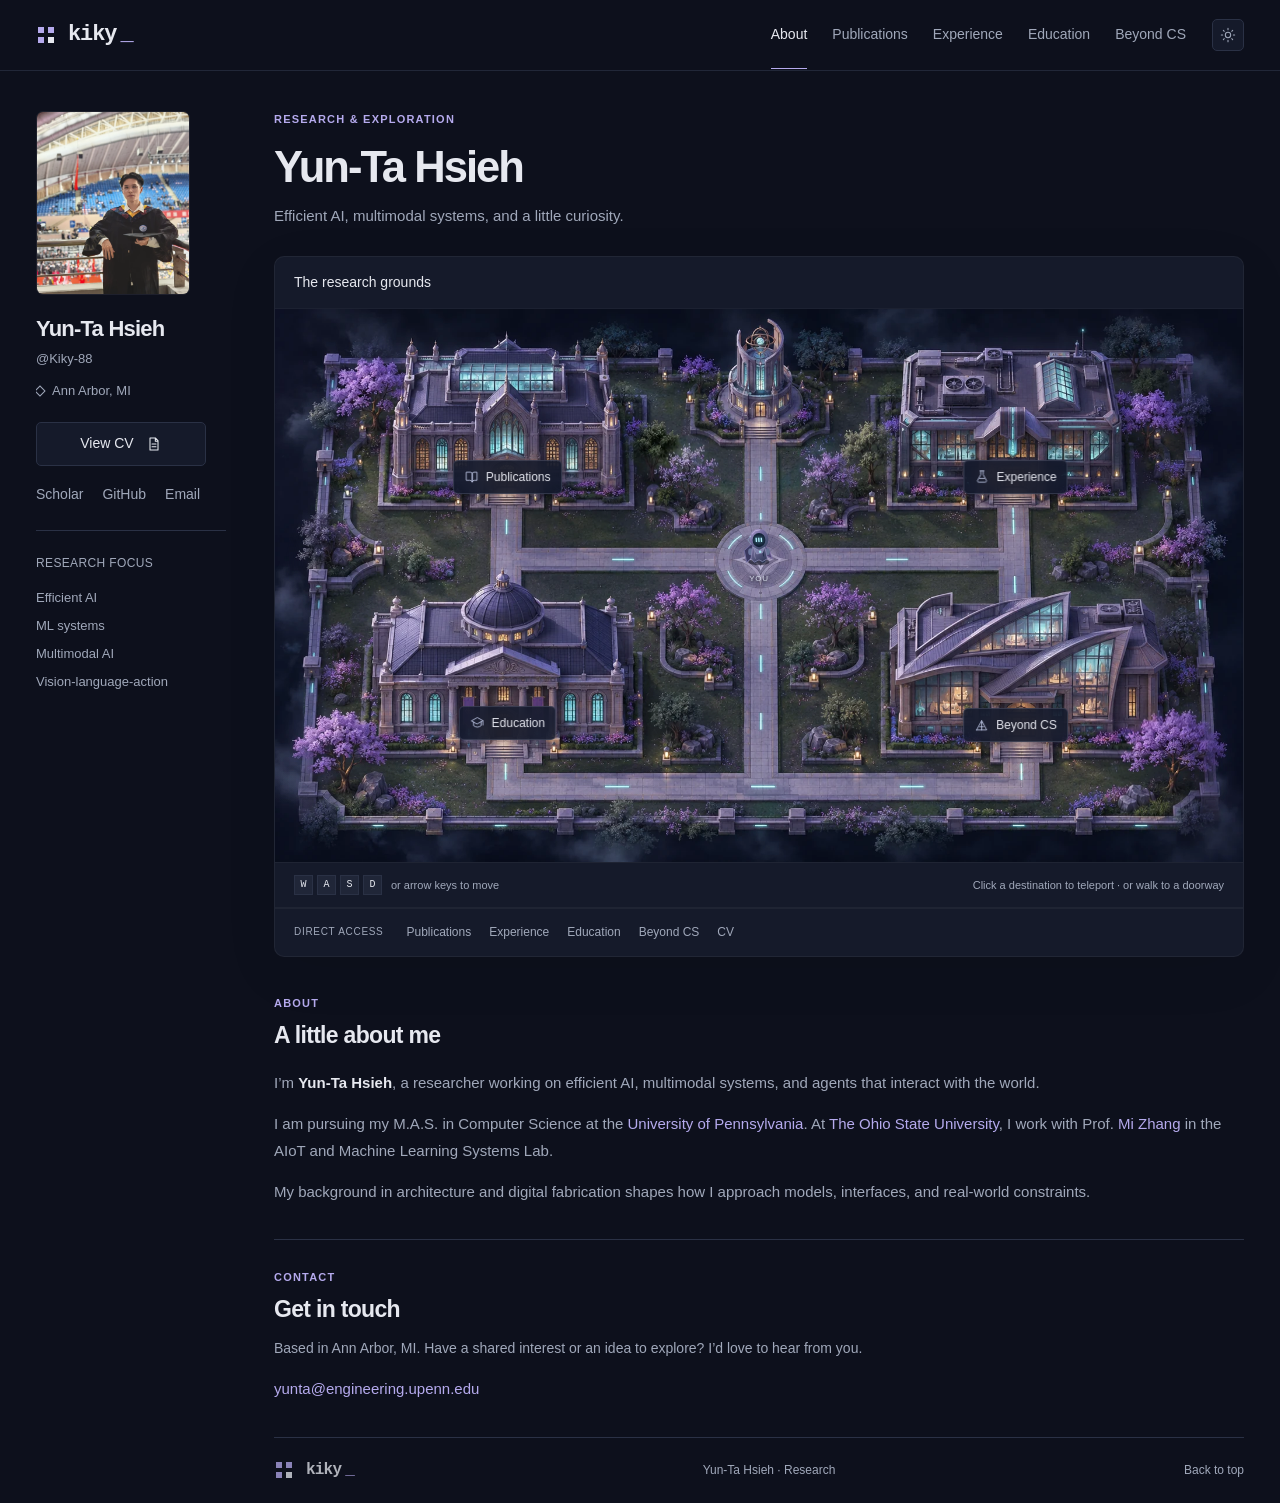
<file: index.html>
<!DOCTYPE html>
<html lang="en" data-theme="dark">
<head>
  <meta charset="UTF-8" />
  <meta name="viewport" content="width=device-width, initial-scale=1" />
  <meta name="author" content="Yun-Ta Hsieh" />
  <meta name="description" content="Yun-Ta Hsieh — researching efficient AI, ML systems, multimodal AI, and vision-language-action models." />
  <meta name="theme-color" content="#0d1020" />
  <title>About · Yun-Ta Hsieh</title>
  <link rel="stylesheet" href="styles.css?v=20261123-clean1" />
  <link rel="icon" type="image/svg+xml" href="images/favicon.svg" />
  <link rel="preload" as="image" href="images/campus-night-v2.webp" fetchpriority="high" />
  <script>try{document.documentElement.dataset.theme=localStorage.getItem('homepage-theme')==='light'?'light':'dark'}catch(e){}</script>
</head>
<body id="top" class="world-page">
  <a class="skip-link" href="#main">Skip to content</a>
  <header class="site-header">
    <div class="site-header-inner">
      <a class="brand" href="index.html?v=20261123-clean1" aria-label="Kiky home"><svg class="brand-mark" viewBox="0 0 20 20" aria-hidden="true"><path d="M2 2h6v6H2zm10 0h6v6h-6zM2 12h6v6H2z"/><path class="mark-lime" d="M12 12h6v6h-6z"/></svg> kiky<span class="brand-dot">_</span></a>
      <nav class="site-nav" aria-label="Primary navigation">
        <a class="nav-link active" href="index.html?v=20261123-clean1" aria-current="page">About</a>
        <a class="nav-link" href="publications.html?v=20261123-clean1">Publications</a>
        <a class="nav-link" href="experience.html?v=20261123-clean1">Experience</a>
        <a class="nav-link" href="education.html?v=20261123-clean1">Education</a>
        <a class="nav-link" href="beyond.html?v=20261123-clean1">Beyond CS</a>
      </nav>
      <button class="theme-toggle" type="button" aria-label="Switch to light mode" aria-pressed="true"><svg class="theme-icon-moon" viewBox="0 0 24 24" aria-hidden="true"><path d="M20.5 14.5A8.5 8.5 0 0 1 9.5 3.5 7 7 0 1 0 20.5 14.5Z"/></svg><svg class="theme-icon-sun" viewBox="0 0 24 24" aria-hidden="true"><circle cx="12" cy="12" r="4"/><path d="M12 2v2m0 16v2M2 12h2m16 0h2M5 5l1.4 1.4m11.2 11.2L19 19M5 19l1.4-1.4M17.6 6.4 19 5"/></svg></button>
    </div>
  </header>
  <main id="main" class="container">
    <aside class="profile-panel" aria-label="Researcher profile" >
      <div class="panel-label"><span class="pixel-symbol" aria-hidden="true"></span> RESEARCHER PROFILE</div>
      <figure class="portrait"><img src="images/profile.webp" alt="Yun-Ta Hsieh" width="240" height="270" fetchpriority="high"/></figure>
      <div class="profile-info"><h2>Yun-Ta Hsieh</h2><p class="profile-handle">@Kiky-88</p><p class="profile-location">Ann Arbor, MI</p>
      <a class="button button-primary" href="images/Yunta_Hsieh_CV.pdf" target="_blank" rel="noreferrer">View CV <svg viewBox="0 0 24 24" aria-hidden="true"><path d="M6 3h8l4 4v14H6zM14 3v5h4M9 12h6m-6 4h6"/></svg></a>
      <div class="profile-links"><a href="https://scholar.google.com/citations?user=X45ixKAAAAAJ&amp;hl=en" target="_blank" rel="noreferrer">Scholar</a><a href="https://github.com/Kiky-88" target="_blank" rel="noreferrer">GitHub</a><a href="mailto:yunta@engineering.upenn.edu">Email</a></div>
      <div class="profile-interests"><h3>RESEARCH FOCUS</h3><ul><li>Efficient AI</li><li>ML systems</li><li>Multimodal AI</li><li>Vision-language-action</li></ul></div></div>
    </aside>
    <div class="main-content">
    <section class="intro-section" id="about" aria-labelledby="hero-title">
      <div class="intro-topline"><span class="eyebrow">RESEARCH &amp; EXPLORATION</span><span class="terminal-tag" aria-hidden="true"></span></div>
      <h1 id="hero-title">Yun-Ta Hsieh</h1><p class="world-subtitle">Efficient AI, multimodal systems, and a little curiosity.</p>


    </section>

    <section class="research-world" aria-labelledby="world-title">
      <div class="world-bar"><h2 id="world-title">The research grounds</h2></div>
      <div class="world-stage">
        <img class="world-art" src="images/campus-night-v2.webp" alt="A miniature night-time campus with four illuminated buildings, violet gardens, and connected stone paths." width="1659" height="948" fetchpriority="high" decoding="async" />
        <div class="foliage-layer" aria-hidden="true"><span class="foliage-patch" style="left:4%;top:5%;width:14%;height:23%;background-size:714.28571% 434.78261%;background-position:4.65116% 6.49351%;--wind-delay:0s;--wind-duration:6.8s"></span><span class="foliage-patch" style="left:85%;top:5%;width:12%;height:23%;background-size:833.33333% 434.78261%;background-position:96.59091% 6.49351%;--wind-delay:-2s;--wind-duration:7.5s"></span><span class="foliage-patch" style="left:1%;top:34%;width:12%;height:24%;background-size:833.33333% 416.66667%;background-position:1.13636% 44.73684%;--wind-delay:-4s;--wind-duration:8.2s"></span><span class="foliage-patch" style="left:4%;top:69%;width:14%;height:25%;background-size:714.28571% 400.00000%;background-position:4.65116% 92.00000%;--wind-delay:-1s;--wind-duration:7.3s"></span><span class="foliage-patch" style="left:85%;top:70%;width:14%;height:25%;background-size:714.28571% 400.00000%;background-position:98.83721% 93.33333%;--wind-delay:-3s;--wind-duration:8.4s"></span><span class="foliage-patch" style="left:37%;top:21%;width:11%;height:23%;background-size:909.09091% 434.78261%;background-position:41.57303% 27.27273%;--wind-delay:-5s;--wind-duration:7.8s"></span><span class="foliage-patch" style="left:54%;top:21%;width:11%;height:22%;background-size:909.09091% 454.54545%;background-position:60.67416% 26.92308%;--wind-delay:-2.5s;--wind-duration:8.6s"></span><span class="foliage-patch" style="left:35%;top:51%;width:14%;height:29%;background-size:714.28571% 344.82759%;background-position:40.69767% 71.83099%;--wind-delay:-4.5s;--wind-duration:9.2s"></span><span class="foliage-patch" style="left:53%;top:51%;width:14%;height:29%;background-size:714.28571% 344.82759%;background-position:61.62791% 71.83099%;--wind-delay:-1.5s;--wind-duration:8.8s"></span></div>
        <canvas class="atmosphere-canvas" aria-hidden="true"></canvas>
        <canvas id="research-map" width="980" height="560" tabindex="0" aria-label="Interactive research campus. Use WASD or arrow keys to move. Choose a labeled destination or use the links below."></canvas>
        <nav class="world-portals" aria-label="Map destinations">
          <button class="world-portal" type="button" data-place="publications" style="--x:24%;--y:21%" aria-label="Enter Publications"><span class="portal-label"><svg viewBox="0 0 24 24" aria-hidden="true"><path d="M4 5h6a3 3 0 0 1 3 3v13a4 4 0 0 0-4-3H4zM20 5h-4a3 3 0 0 0-3 3v13a4 4 0 0 1 4-3h3z"/></svg><span>Publications</span></span></button>
          <button class="world-portal" type="button" data-place="experience" style="--x:76.5%;--y:21%" aria-label="Enter Experience"><span class="portal-label"><svg viewBox="0 0 24 24" aria-hidden="true"><path d="M9 3h6M10 3v6l-5 9a2 2 0 0 0 2 3h10a2 2 0 0 0 2-3l-5-9V3M8 15h8"/></svg><span>Experience</span></span></button>
          <button class="world-portal" type="button" data-place="education" style="--x:24%;--y:65.5%" aria-label="Enter Education"><span class="portal-label"><svg viewBox="0 0 24 24" aria-hidden="true"><path d="m3 9 9-5 9 5-9 5zM6 11v6c4 3 8 3 12 0v-6M21 9v7"/></svg><span>Education</span></span></button>
          <button class="world-portal" type="button" data-place="beyond" style="--x:76.5%;--y:66%" aria-label="Enter Beyond CS"><span class="portal-label"><svg viewBox="0 0 24 24" aria-hidden="true"><path d="m4 19 8-15 8 15H4zM9 14h6M12 4v15"/></svg><span>Beyond CS</span></span></button>
        </nav>
        <span class="world-spawn-label" aria-hidden="true">YOU</span>
      </div>
      <div class="world-controls"><p><kbd>W</kbd><kbd>A</kbd><kbd>S</kbd><kbd>D</kbd><span>or arrow keys to move</span></p><p><span class="desktop-world-hint">Click a destination to teleport &middot; or walk to a doorway</span><span class="touch-world-hint">Tap any building to enter.</span></p></div>

      <nav class="world-fast-travel" aria-label="Direct page links"><span>DIRECT ACCESS</span><a href="publications.html?v=20261123-clean1">Publications</a><a href="experience.html?v=20261123-clean1">Experience</a><a href="education.html?v=20261123-clean1">Education</a><a href="beyond.html?v=20261123-clean1">Beyond CS</a><a href="images/Yunta_Hsieh_CV.pdf" target="_blank" rel="noreferrer">CV</a></nav>
    </section>
    <section class="about-brief" aria-labelledby="about-brief-title"><p class="eyebrow">ABOUT</p><h2 id="about-brief-title">A little about me</h2><div class="intro-copy"><p>I’m <strong>Yun-Ta Hsieh</strong>, a researcher working on efficient AI, multimodal systems, and agents that interact with the world.</p><p>I am pursuing my M.A.S. in Computer Science at the <a href="https://www.upenn.edu/" target="_blank" rel="noreferrer">University of Pennsylvania</a>. At <a href="https://www.osu.edu/" target="_blank" rel="noreferrer">The Ohio State University</a>, I work with Prof. <a href="https://mi-zhang.github.io/" target="_blank" rel="noreferrer">Mi Zhang</a> in the AIoT and Machine Learning Systems Lab.</p><p>My background in architecture and digital fabrication shapes how I approach models, interfaces, and real-world constraints.</p></div></section>
    <section class="contact-section" id="contact" aria-labelledby="contact-title"><div><p class="eyebrow">CONTACT</p><h2 id="contact-title">Get in touch</h2><p>Based in Ann Arbor, MI. Have a shared interest or an idea to explore? I’d love to hear from you.</p><a class="contact-email" href="mailto:yunta@engineering.upenn.edu">yunta@engineering.upenn.edu</a></div></section>
    <footer><a class="brand" href="index.html?v=20261123-clean1"><svg class="brand-mark" viewBox="0 0 20 20" aria-hidden="true"><path d="M2 2h6v6H2zm10 0h6v6h-6zM2 12h6v6H2z"/><path class="mark-lime" d="M12 12h6v6h-6z"/></svg> kiky<span class="brand-dot">_</span></a><p>Yun-Ta Hsieh · Research</p><a href="#top" data-back-to-top>Back to top</a></footer>
    </div>
  </main>
  <script src="script.js?v=20261123-clean1"></script>
  <script src="world-engine.js?v=20261123-clean1"></script>
  <script src="world.js?v=20261123-clean1"></script>
  <script src="atmosphere.js?v=20261123-clean1"></script>
</body>
</html>
</file>
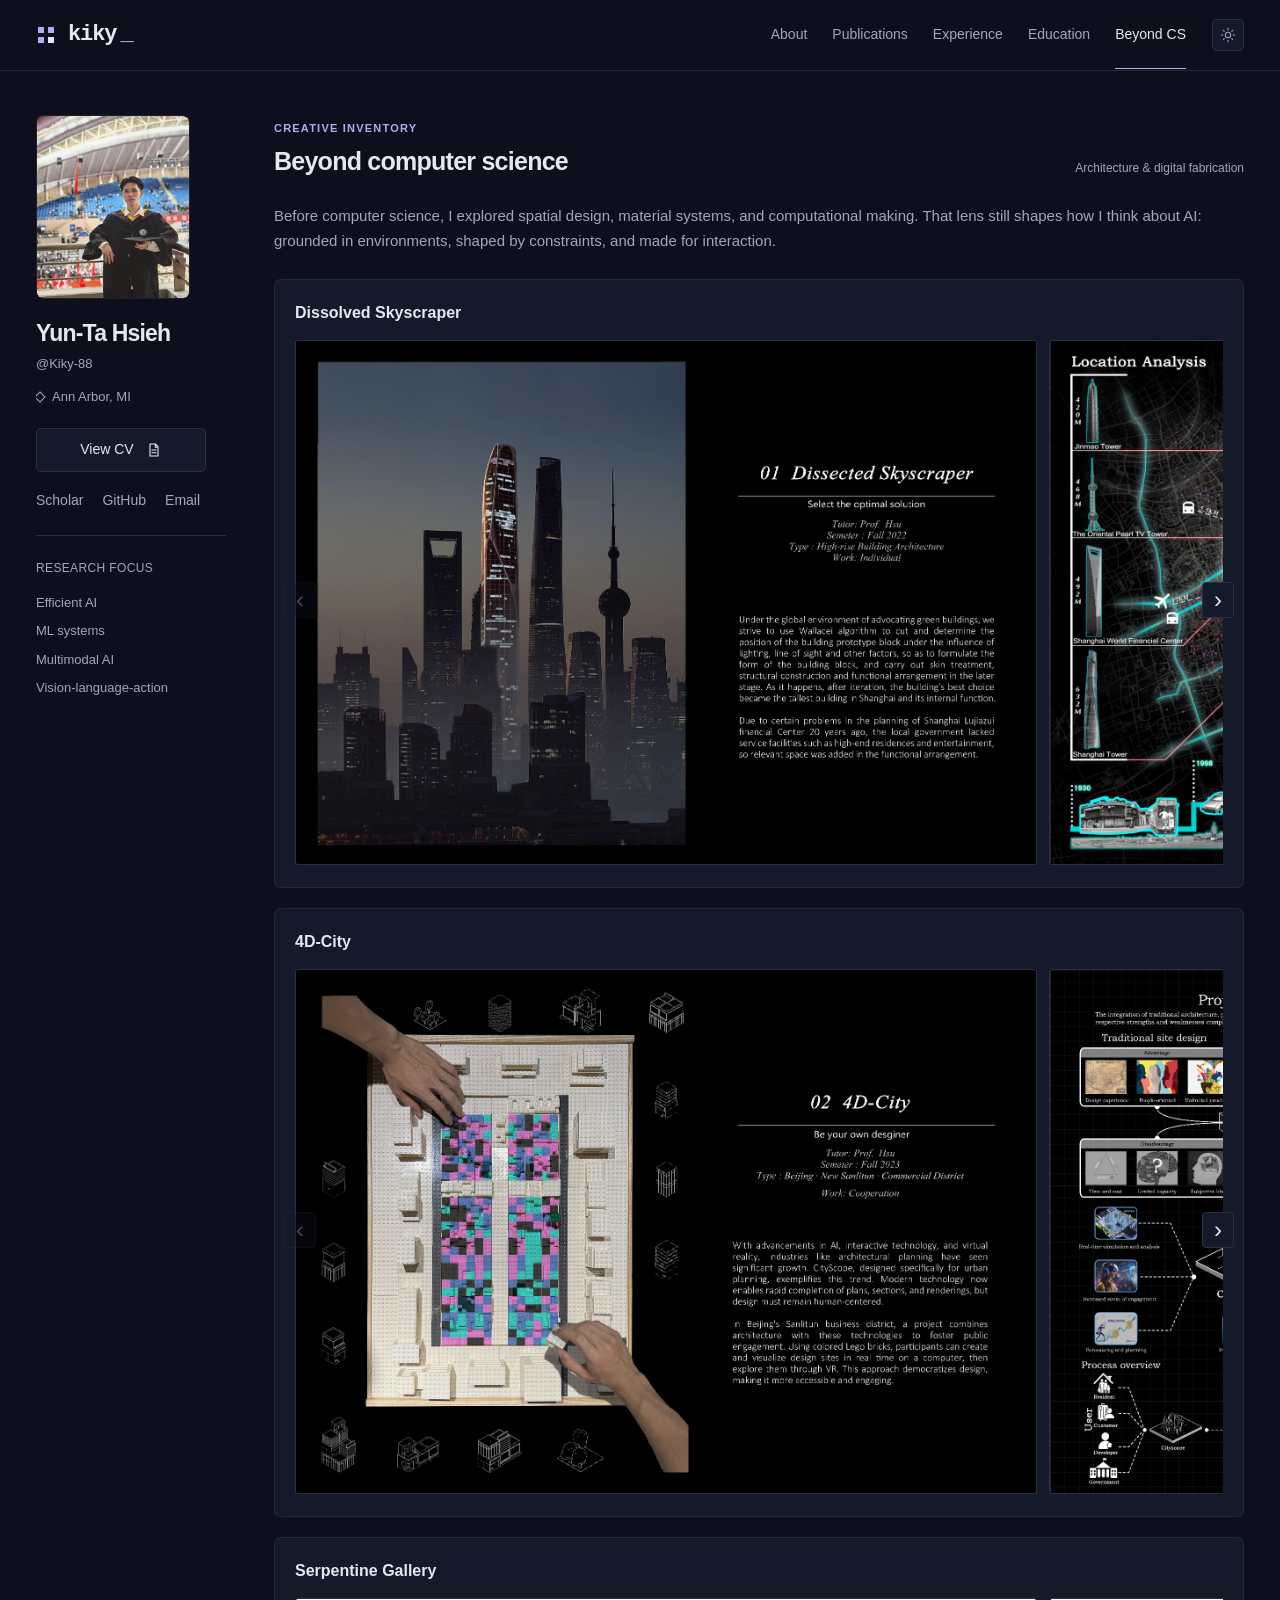
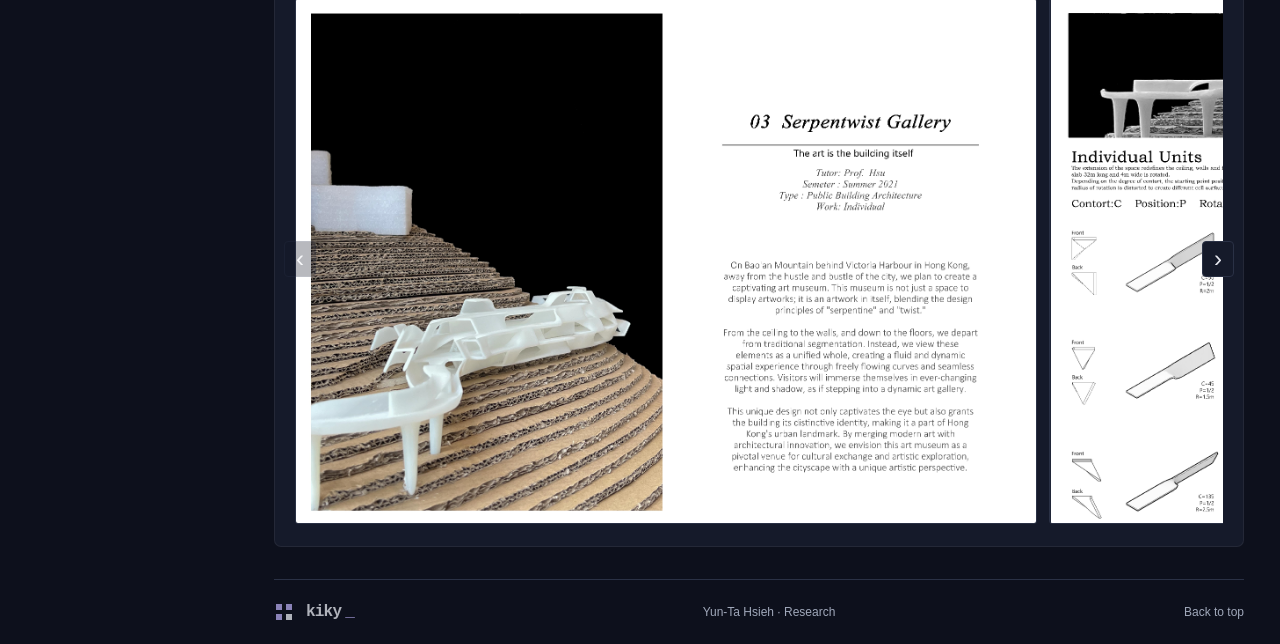
<file: beyond.html>
<!DOCTYPE html>
<html lang="en" data-theme="dark">
<head>
  <meta charset="UTF-8" />
  <meta name="viewport" content="width=device-width, initial-scale=1" />
  <meta name="author" content="Yun-Ta Hsieh" />
  <meta name="description" content="Yun-Ta Hsieh — researching efficient AI, ML systems, multimodal AI, and vision-language-action models." />
  <meta name="theme-color" content="#0d1020" />
  <title>Beyond CS · Yun-Ta Hsieh</title>
  <link rel="stylesheet" href="styles.css?v=20261123-clean1" />
  <link rel="icon" type="image/svg+xml" href="images/favicon.svg" />
  <script>try{document.documentElement.dataset.theme=localStorage.getItem('homepage-theme')==='light'?'light':'dark'}catch(e){}</script>
</head>
<body id="top">
  <a class="skip-link" href="#main">Skip to content</a>
  <header class="site-header">
    <div class="site-header-inner">
      <a class="brand" href="index.html?v=20261123-clean1" aria-label="Kiky home"><svg class="brand-mark" viewBox="0 0 20 20" aria-hidden="true"><path d="M2 2h6v6H2zm10 0h6v6h-6zM2 12h6v6H2z"/><path class="mark-lime" d="M12 12h6v6h-6z"/></svg> kiky<span class="brand-dot">_</span></a>
      <nav class="site-nav" aria-label="Primary navigation">
        <a class="nav-link" href="index.html?v=20261123-clean1">About</a>
        <a class="nav-link" href="publications.html?v=20261123-clean1">Publications</a>
        <a class="nav-link" href="experience.html?v=20261123-clean1">Experience</a>
        <a class="nav-link" href="education.html?v=20261123-clean1">Education</a>
        <a class="nav-link active" href="beyond.html?v=20261123-clean1" aria-current="page">Beyond CS</a>
      </nav>
      <button class="theme-toggle" type="button" aria-label="Switch to light mode" aria-pressed="true"><svg class="theme-icon-moon" viewBox="0 0 24 24" aria-hidden="true"><path d="M20.5 14.5A8.5 8.5 0 0 1 9.5 3.5 7 7 0 1 0 20.5 14.5Z"/></svg><svg class="theme-icon-sun" viewBox="0 0 24 24" aria-hidden="true"><circle cx="12" cy="12" r="4"/><path d="M12 2v2m0 16v2M2 12h2m16 0h2M5 5l1.4 1.4m11.2 11.2L19 19M5 19l1.4-1.4M17.6 6.4 19 5"/></svg></button>
    </div>
  </header>
  <main id="main" class="container">
    <aside class="profile-panel" aria-label="Researcher profile" >
      <div class="panel-label"><span class="pixel-symbol" aria-hidden="true"></span> RESEARCHER PROFILE</div>
      <figure class="portrait"><img src="images/profile.webp" alt="Yun-Ta Hsieh" width="240" height="270" fetchpriority="high"/></figure>
      <div class="profile-info"><h2>Yun-Ta Hsieh</h2><p class="profile-handle">@Kiky-88</p><p class="profile-location">Ann Arbor, MI</p>
      <a class="button button-primary" href="images/Yunta_Hsieh_CV.pdf" target="_blank" rel="noreferrer">View CV <svg viewBox="0 0 24 24" aria-hidden="true"><path d="M6 3h8l4 4v14H6zM14 3v5h4M9 12h6m-6 4h6"/></svg></a>
      <div class="profile-links"><a href="https://scholar.google.com/citations?user=X45ixKAAAAAJ&amp;hl=en" target="_blank" rel="noreferrer">Scholar</a><a href="https://github.com/Kiky-88" target="_blank" rel="noreferrer">GitHub</a><a href="mailto:yunta@engineering.upenn.edu">Email</a></div>
      <div class="profile-interests"><h3>RESEARCH FOCUS</h3><ul><li>Efficient AI</li><li>ML systems</li><li>Multimodal AI</li><li>Vision-language-action</li></ul></div></div>
    </aside>
    <div class="main-content">
    <section class="section beyond-section" id="beyond" aria-labelledby="beyond-title"><div class="section-top"><div><p class="eyebrow">CREATIVE INVENTORY</p><h1 class="page-title" id="beyond-title">Beyond computer science</h1></div><span class="section-aside">Architecture & digital fabrication</span></div><p class="beyond-intro">Before computer science, I explored spatial design, material systems, and computational making. That lens still shapes how I think about AI: grounded in environments, shaped by constraints, and made for interaction.</p><div class="project-list"><section class="project-row" aria-labelledby="project-dissolved-title">
                            <div class="project-meta">
                              <h3 id="project-dissolved-title">Dissolved Skyscraper</h3>
                            </div>
                            <div class="project-gallery">
                              <button class="gallery-arrow gallery-arrow-left" type="button" aria-label="Scroll Dissolved Skyscraper left"><span aria-hidden="true">‹</span></button>
                              <div class="project-strip" aria-label="Dissolved Skyscraper slides">
                                <button class="project-slide" type="button">
                                  <img src="images/beforecs/Project1/Portfolio-HSIEH_03.png" alt="Dissolved Skyscraper page 1" loading="lazy" />
                                </button>
                                <button class="project-slide" type="button">
                                  <img src="images/beforecs/Project1/Portfolio-HSIEH_04.png" alt="Dissolved Skyscraper page 2" loading="lazy" />
                                </button>
                                <button class="project-slide" type="button">
                                  <img src="images/beforecs/Project1/Portfolio-HSIEH_05.png" alt="Dissolved Skyscraper page 3" loading="lazy" />
                                </button>
                                <button class="project-slide" type="button">
                                  <img src="images/beforecs/Project1/Portfolio-HSIEH_06.png" alt="Dissolved Skyscraper page 4" loading="lazy" />
                                </button>
                                <button class="project-slide" type="button">
                                  <img src="images/beforecs/Project1/Portfolio-HSIEH_07.png" alt="Dissolved Skyscraper page 5" loading="lazy" />
                                </button>
                                <button class="project-slide" type="button">
                                  <img src="images/beforecs/Project1/Portfolio-HSIEH_08.png" alt="Dissolved Skyscraper page 6" loading="lazy" />
                                </button>
                              </div>
                              <button class="gallery-arrow gallery-arrow-right" type="button" aria-label="Scroll Dissolved Skyscraper right"><span aria-hidden="true">›</span></button>
                            </div>
                          </section><section class="project-row" aria-labelledby="project-4d-title">
                            <div class="project-meta">
                              <h3 id="project-4d-title">4D-City</h3>
                            </div>
                            <div class="project-gallery">
                              <button class="gallery-arrow gallery-arrow-left" type="button" aria-label="Scroll 4D-City left"><span aria-hidden="true">‹</span></button>
                              <div class="project-strip" aria-label="4D-City slides">
                                <button class="project-slide" type="button">
                                  <img src="images/beforecs/Project2/Portfolio-HSIEH_09.png" alt="4D-City page 1" loading="lazy" />
                                </button>
                                <button class="project-slide" type="button">
                                  <img src="images/beforecs/Project2/Portfolio-HSIEH_10.png" alt="4D-City page 2" loading="lazy" />
                                </button>
                                <button class="project-slide" type="button">
                                  <img src="images/beforecs/Project2/Portfolio-HSIEH_11.png" alt="4D-City page 3" loading="lazy" />
                                </button>
                                <button class="project-slide" type="button">
                                  <img src="images/beforecs/Project2/Portfolio-HSIEH_12.png" alt="4D-City page 4" loading="lazy" />
                                </button>
                                <button class="project-slide" type="button">
                                  <img src="images/beforecs/Project2/Portfolio-HSIEH_13.png" alt="4D-City page 5" loading="lazy" />
                                </button>
                                <button class="project-slide" type="button">
                                  <img src="images/beforecs/Project2/Portfolio-HSIEH_14.png" alt="4D-City page 6" loading="lazy" />
                                </button>
                                <button class="project-slide" type="button">
                                  <img src="images/beforecs/Project2/Portfolio-HSIEH_15.png" alt="4D-City page 7" loading="lazy" />
                                </button>
                                <button class="project-slide" type="button">
                                  <img src="images/beforecs/Project2/Portfolio-HSIEH_16.png" alt="4D-City page 8" loading="lazy" />
                                </button>
                              </div>
                              <button class="gallery-arrow gallery-arrow-right" type="button" aria-label="Scroll 4D-City right"><span aria-hidden="true">›</span></button>
                            </div>
                          </section><section class="project-row" aria-labelledby="project-serpentine-title">
                            <div class="project-meta">
                              <h3 id="project-serpentine-title">Serpentine Gallery</h3>
                            </div>
                            <div class="project-gallery">
                              <button class="gallery-arrow gallery-arrow-left" type="button" aria-label="Scroll Serpentine Gallery left"><span aria-hidden="true">‹</span></button>
                              <div class="project-strip" aria-label="Serpentine Gallery slides">
                                <button class="project-slide" type="button">
                                  <img src="images/beforecs/Project3/Portfolio-HSIEH_17.png" alt="Serpentine Gallery page 1" loading="lazy" />
                                </button>
                                <button class="project-slide" type="button">
                                  <img src="images/beforecs/Project3/Portfolio-HSIEH_18.png" alt="Serpentine Gallery page 2" loading="lazy" />
                                </button>
                                <button class="project-slide" type="button">
                                  <img src="images/beforecs/Project3/Portfolio-HSIEH_19.png" alt="Serpentine Gallery page 3" loading="lazy" />
                                </button>
                                <button class="project-slide" type="button">
                                  <img src="images/beforecs/Project3/Portfolio-HSIEH_20.png" alt="Serpentine Gallery page 4" loading="lazy" />
                                </button>
                                <button class="project-slide" type="button">
                                  <img src="images/beforecs/Project3/Portfolio-HSIEH_21.png" alt="Serpentine Gallery page 5" loading="lazy" />
                                </button>
                              </div>
                              <button class="gallery-arrow gallery-arrow-right" type="button" aria-label="Scroll Serpentine Gallery right"><span aria-hidden="true">›</span></button>
                            </div>
                          </section></div></section>
    <footer><a class="brand" href="index.html?v=20261123-clean1"><svg class="brand-mark" viewBox="0 0 20 20" aria-hidden="true"><path d="M2 2h6v6H2zm10 0h6v6h-6zM2 12h6v6H2z"/><path class="mark-lime" d="M12 12h6v6h-6z"/></svg> kiky<span class="brand-dot">_</span></a><p>Yun-Ta Hsieh · Research</p><a href="#top" data-back-to-top>Back to top</a></footer>
    </div>
  </main>
  <div class="lightbox" role="dialog" aria-modal="true" aria-label="Project image viewer" hidden><div class="lightbox-toolbar"><span class="lightbox-counter"></span><button class="lightbox-close" type="button" aria-label="Close image viewer">Close <span aria-hidden="true">×</span></button></div><button class="lightbox-nav lightbox-prev" type="button" aria-label="Previous image">‹</button><figure class="lightbox-figure"><img class="lightbox-image" alt=""/><figcaption class="lightbox-caption" aria-live="polite"></figcaption></figure><button class="lightbox-nav lightbox-next" type="button" aria-label="Next image">›</button></div>
  <script src="script.js?v=20261123-clean1"></script>
</body>
</html>
</file>
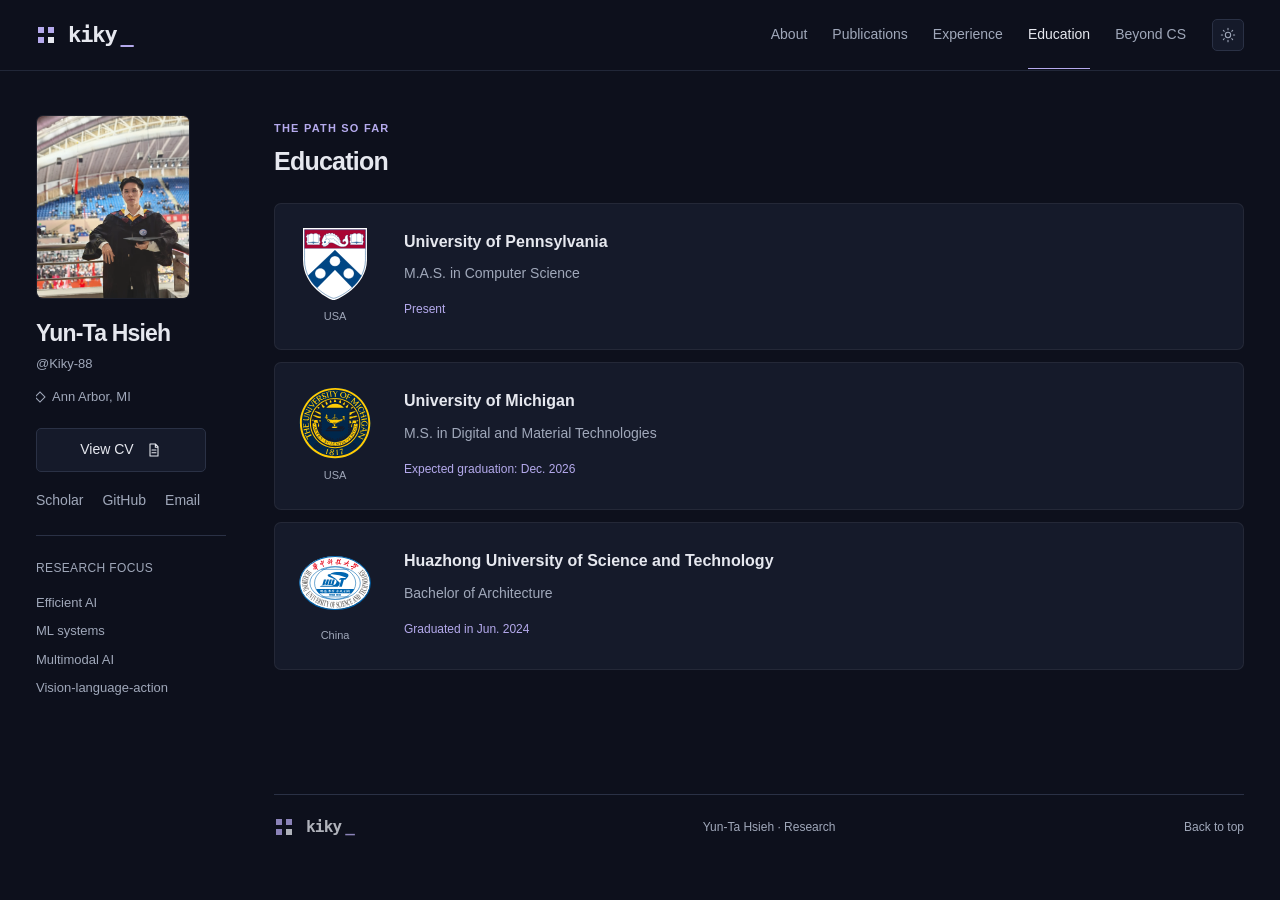
<file: education.html>
<!DOCTYPE html>
<html lang="en" data-theme="dark">
<head>
  <meta charset="UTF-8" />
  <meta name="viewport" content="width=device-width, initial-scale=1" />
  <meta name="author" content="Yun-Ta Hsieh" />
  <meta name="description" content="Yun-Ta Hsieh — researching efficient AI, ML systems, multimodal AI, and vision-language-action models." />
  <meta name="theme-color" content="#0d1020" />
  <title>Education · Yun-Ta Hsieh</title>
  <link rel="stylesheet" href="styles.css?v=20261123-clean1" />
  <link rel="icon" type="image/svg+xml" href="images/favicon.svg" />
  <script>try{document.documentElement.dataset.theme=localStorage.getItem('homepage-theme')==='light'?'light':'dark'}catch(e){}</script>
</head>
<body id="top">
  <a class="skip-link" href="#main">Skip to content</a>
  <header class="site-header">
    <div class="site-header-inner">
      <a class="brand" href="index.html?v=20261123-clean1" aria-label="Kiky home"><svg class="brand-mark" viewBox="0 0 20 20" aria-hidden="true"><path d="M2 2h6v6H2zm10 0h6v6h-6zM2 12h6v6H2z"/><path class="mark-lime" d="M12 12h6v6h-6z"/></svg> kiky<span class="brand-dot">_</span></a>
      <nav class="site-nav" aria-label="Primary navigation">
        <a class="nav-link" href="index.html?v=20261123-clean1">About</a>
        <a class="nav-link" href="publications.html?v=20261123-clean1">Publications</a>
        <a class="nav-link" href="experience.html?v=20261123-clean1">Experience</a>
        <a class="nav-link active" href="education.html?v=20261123-clean1" aria-current="page">Education</a>
        <a class="nav-link" href="beyond.html?v=20261123-clean1">Beyond CS</a>
      </nav>
      <button class="theme-toggle" type="button" aria-label="Switch to light mode" aria-pressed="true"><svg class="theme-icon-moon" viewBox="0 0 24 24" aria-hidden="true"><path d="M20.5 14.5A8.5 8.5 0 0 1 9.5 3.5 7 7 0 1 0 20.5 14.5Z"/></svg><svg class="theme-icon-sun" viewBox="0 0 24 24" aria-hidden="true"><circle cx="12" cy="12" r="4"/><path d="M12 2v2m0 16v2M2 12h2m16 0h2M5 5l1.4 1.4m11.2 11.2L19 19M5 19l1.4-1.4M17.6 6.4 19 5"/></svg></button>
    </div>
  </header>
  <main id="main" class="container">
    <aside class="profile-panel" aria-label="Researcher profile" >
      <div class="panel-label"><span class="pixel-symbol" aria-hidden="true"></span> RESEARCHER PROFILE</div>
      <figure class="portrait"><img src="images/profile.webp" alt="Yun-Ta Hsieh" width="240" height="270" fetchpriority="high"/></figure>
      <div class="profile-info"><h2>Yun-Ta Hsieh</h2><p class="profile-handle">@Kiky-88</p><p class="profile-location">Ann Arbor, MI</p>
      <a class="button button-primary" href="images/Yunta_Hsieh_CV.pdf" target="_blank" rel="noreferrer">View CV <svg viewBox="0 0 24 24" aria-hidden="true"><path d="M6 3h8l4 4v14H6zM14 3v5h4M9 12h6m-6 4h6"/></svg></a>
      <div class="profile-links"><a href="https://scholar.google.com/citations?user=X45ixKAAAAAJ&amp;hl=en" target="_blank" rel="noreferrer">Scholar</a><a href="https://github.com/Kiky-88" target="_blank" rel="noreferrer">GitHub</a><a href="mailto:yunta@engineering.upenn.edu">Email</a></div>
      <div class="profile-interests"><h3>RESEARCH FOCUS</h3><ul><li>Efficient AI</li><li>ML systems</li><li>Multimodal AI</li><li>Vision-language-action</li></ul></div></div>
    </aside>
    <div class="main-content">
    <section class="section education-section" id="education" aria-labelledby="education-title"><div class="section-top"><div><p class="eyebrow">THE PATH SO FAR</p><h1 class="page-title" id="education-title">Education</h1></div></div><div class="education-grid">
<article class="education-card"><div class="school-top"><img src="images/upenn.svg" alt="University of Pennsylvania logo" width="64" height="64" loading="lazy"/><span>USA</span></div><h3>University of Pennsylvania</h3><p>M.A.S. in Computer Science</p><p class="school-date">Present</p></article><article class="education-card"><div class="school-top"><img src="images/umich.svg" alt="University of Michigan logo" width="64" height="64" loading="lazy"/><span>USA</span></div><h3>University of Michigan</h3><p>M.S. in Digital and Material Technologies</p><p class="school-date">Expected graduation: Dec. 2026</p></article><article class="education-card"><div class="school-top"><img src="images/hust.svg" alt="Huazhong University of Science and Technology logo" width="64" height="64" loading="lazy"/><span>China</span></div><h3>Huazhong University of Science and Technology</h3><p>Bachelor of Architecture</p><p class="school-date">Graduated in Jun. 2024</p></article></div></section>
    <footer><a class="brand" href="index.html?v=20261123-clean1"><svg class="brand-mark" viewBox="0 0 20 20" aria-hidden="true"><path d="M2 2h6v6H2zm10 0h6v6h-6zM2 12h6v6H2z"/><path class="mark-lime" d="M12 12h6v6h-6z"/></svg> kiky<span class="brand-dot">_</span></a><p>Yun-Ta Hsieh · Research</p><a href="#top" data-back-to-top>Back to top</a></footer>
    </div>
  </main>
  <script src="script.js?v=20261123-clean1"></script>
</body>
</html>
</file>
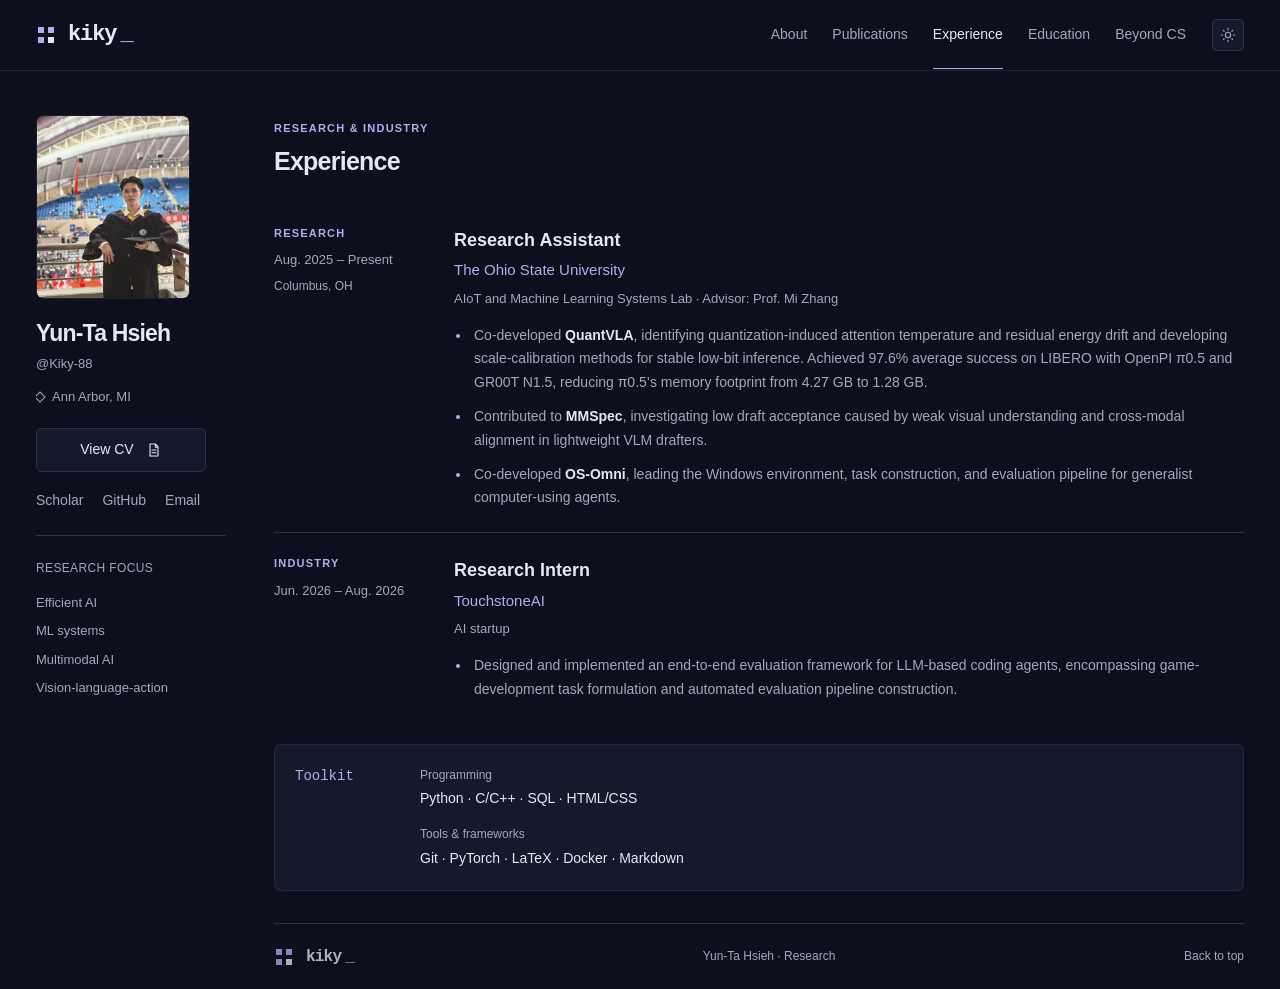
<file: experience.html>
<!DOCTYPE html>
<html lang="en" data-theme="dark">
<head>
  <meta charset="UTF-8" />
  <meta name="viewport" content="width=device-width, initial-scale=1" />
  <meta name="author" content="Yun-Ta Hsieh" />
  <meta name="description" content="Yun-Ta Hsieh — researching efficient AI, ML systems, multimodal AI, and vision-language-action models." />
  <meta name="theme-color" content="#0d1020" />
  <title>Experience · Yun-Ta Hsieh</title>
  <link rel="stylesheet" href="styles.css?v=20261123-clean1" />
  <link rel="icon" type="image/svg+xml" href="images/favicon.svg" />
  <script>try{document.documentElement.dataset.theme=localStorage.getItem('homepage-theme')==='light'?'light':'dark'}catch(e){}</script>
</head>
<body id="top">
  <a class="skip-link" href="#main">Skip to content</a>
  <header class="site-header">
    <div class="site-header-inner">
      <a class="brand" href="index.html?v=20261123-clean1" aria-label="Kiky home"><svg class="brand-mark" viewBox="0 0 20 20" aria-hidden="true"><path d="M2 2h6v6H2zm10 0h6v6h-6zM2 12h6v6H2z"/><path class="mark-lime" d="M12 12h6v6h-6z"/></svg> kiky<span class="brand-dot">_</span></a>
      <nav class="site-nav" aria-label="Primary navigation">
        <a class="nav-link" href="index.html?v=20261123-clean1">About</a>
        <a class="nav-link" href="publications.html?v=20261123-clean1">Publications</a>
        <a class="nav-link active" href="experience.html?v=20261123-clean1" aria-current="page">Experience</a>
        <a class="nav-link" href="education.html?v=20261123-clean1">Education</a>
        <a class="nav-link" href="beyond.html?v=20261123-clean1">Beyond CS</a>
      </nav>
      <button class="theme-toggle" type="button" aria-label="Switch to light mode" aria-pressed="true"><svg class="theme-icon-moon" viewBox="0 0 24 24" aria-hidden="true"><path d="M20.5 14.5A8.5 8.5 0 0 1 9.5 3.5 7 7 0 1 0 20.5 14.5Z"/></svg><svg class="theme-icon-sun" viewBox="0 0 24 24" aria-hidden="true"><circle cx="12" cy="12" r="4"/><path d="M12 2v2m0 16v2M2 12h2m16 0h2M5 5l1.4 1.4m11.2 11.2L19 19M5 19l1.4-1.4M17.6 6.4 19 5"/></svg></button>
    </div>
  </header>
  <main id="main" class="container">
    <aside class="profile-panel" aria-label="Researcher profile" >
      <div class="panel-label"><span class="pixel-symbol" aria-hidden="true"></span> RESEARCHER PROFILE</div>
      <figure class="portrait"><img src="images/profile.webp" alt="Yun-Ta Hsieh" width="240" height="270" fetchpriority="high"/></figure>
      <div class="profile-info"><h2>Yun-Ta Hsieh</h2><p class="profile-handle">@Kiky-88</p><p class="profile-location">Ann Arbor, MI</p>
      <a class="button button-primary" href="images/Yunta_Hsieh_CV.pdf" target="_blank" rel="noreferrer">View CV <svg viewBox="0 0 24 24" aria-hidden="true"><path d="M6 3h8l4 4v14H6zM14 3v5h4M9 12h6m-6 4h6"/></svg></a>
      <div class="profile-links"><a href="https://scholar.google.com/citations?user=X45ixKAAAAAJ&amp;hl=en" target="_blank" rel="noreferrer">Scholar</a><a href="https://github.com/Kiky-88" target="_blank" rel="noreferrer">GitHub</a><a href="mailto:yunta@engineering.upenn.edu">Email</a></div>
      <div class="profile-interests"><h3>RESEARCH FOCUS</h3><ul><li>Efficient AI</li><li>ML systems</li><li>Multimodal AI</li><li>Vision-language-action</li></ul></div></div>
    </aside>
    <div class="main-content">
    <section class="section experience-section" id="experience" aria-labelledby="experience-title">
      <div class="section-top"><div><p class="eyebrow">RESEARCH &amp; INDUSTRY</p><h1 class="page-title" id="experience-title">Experience</h1></div></div>
      <article class="experience-row"><div class="experience-meta"><p class="eyebrow">RESEARCH</p><p>Aug. 2025 – Present</p><span>Columbus, OH</span></div><div class="experience-content"><h3>Research Assistant</h3><p class="experience-org">The Ohio State University</p><p class="experience-detail">AIoT and Machine Learning Systems Lab · Advisor: Prof. Mi Zhang</p><ul><li>Co-developed <strong>QuantVLA</strong>, identifying quantization-induced attention temperature and residual energy drift and developing scale-calibration methods for stable low-bit inference. Achieved 97.6% average success on LIBERO with OpenPI π0.5 and GR00T N1.5, reducing π0.5’s memory footprint from 4.27 GB to 1.28 GB.</li><li>Contributed to <strong>MMSpec</strong>, investigating low draft acceptance caused by weak visual understanding and cross-modal alignment in lightweight VLM drafters.</li><li>Co-developed <strong>OS-Omni</strong>, leading the Windows environment, task construction, and evaluation pipeline for generalist computer-using agents.</li></ul></div></article>
      <article class="experience-row"><div class="experience-meta"><p class="eyebrow">INDUSTRY</p><p>Jun. 2026 – Aug. 2026</p></div><div class="experience-content"><h3>Research Intern</h3><p class="experience-org">TouchstoneAI</p><p class="experience-detail">AI startup</p><ul><li>Designed and implemented an end-to-end evaluation framework for LLM-based coding agents, encompassing game-development task formulation and automated evaluation pipeline construction.</li></ul></div></article>
      <div class="skills-block"><h3>Toolkit</h3><div><p><span>Programming</span>Python · C/C++ · SQL · HTML/CSS</p><p><span>Tools &amp; frameworks</span>Git · PyTorch · LaTeX · Docker · Markdown</p></div></div>
    </section>
    <footer><a class="brand" href="index.html?v=20261123-clean1"><svg class="brand-mark" viewBox="0 0 20 20" aria-hidden="true"><path d="M2 2h6v6H2zm10 0h6v6h-6zM2 12h6v6H2z"/><path class="mark-lime" d="M12 12h6v6h-6z"/></svg> kiky<span class="brand-dot">_</span></a><p>Yun-Ta Hsieh · Research</p><a href="#top" data-back-to-top>Back to top</a></footer>
    </div>
  </main>
  <script src="script.js?v=20261123-clean1"></script>
</body>
</html>
</file>
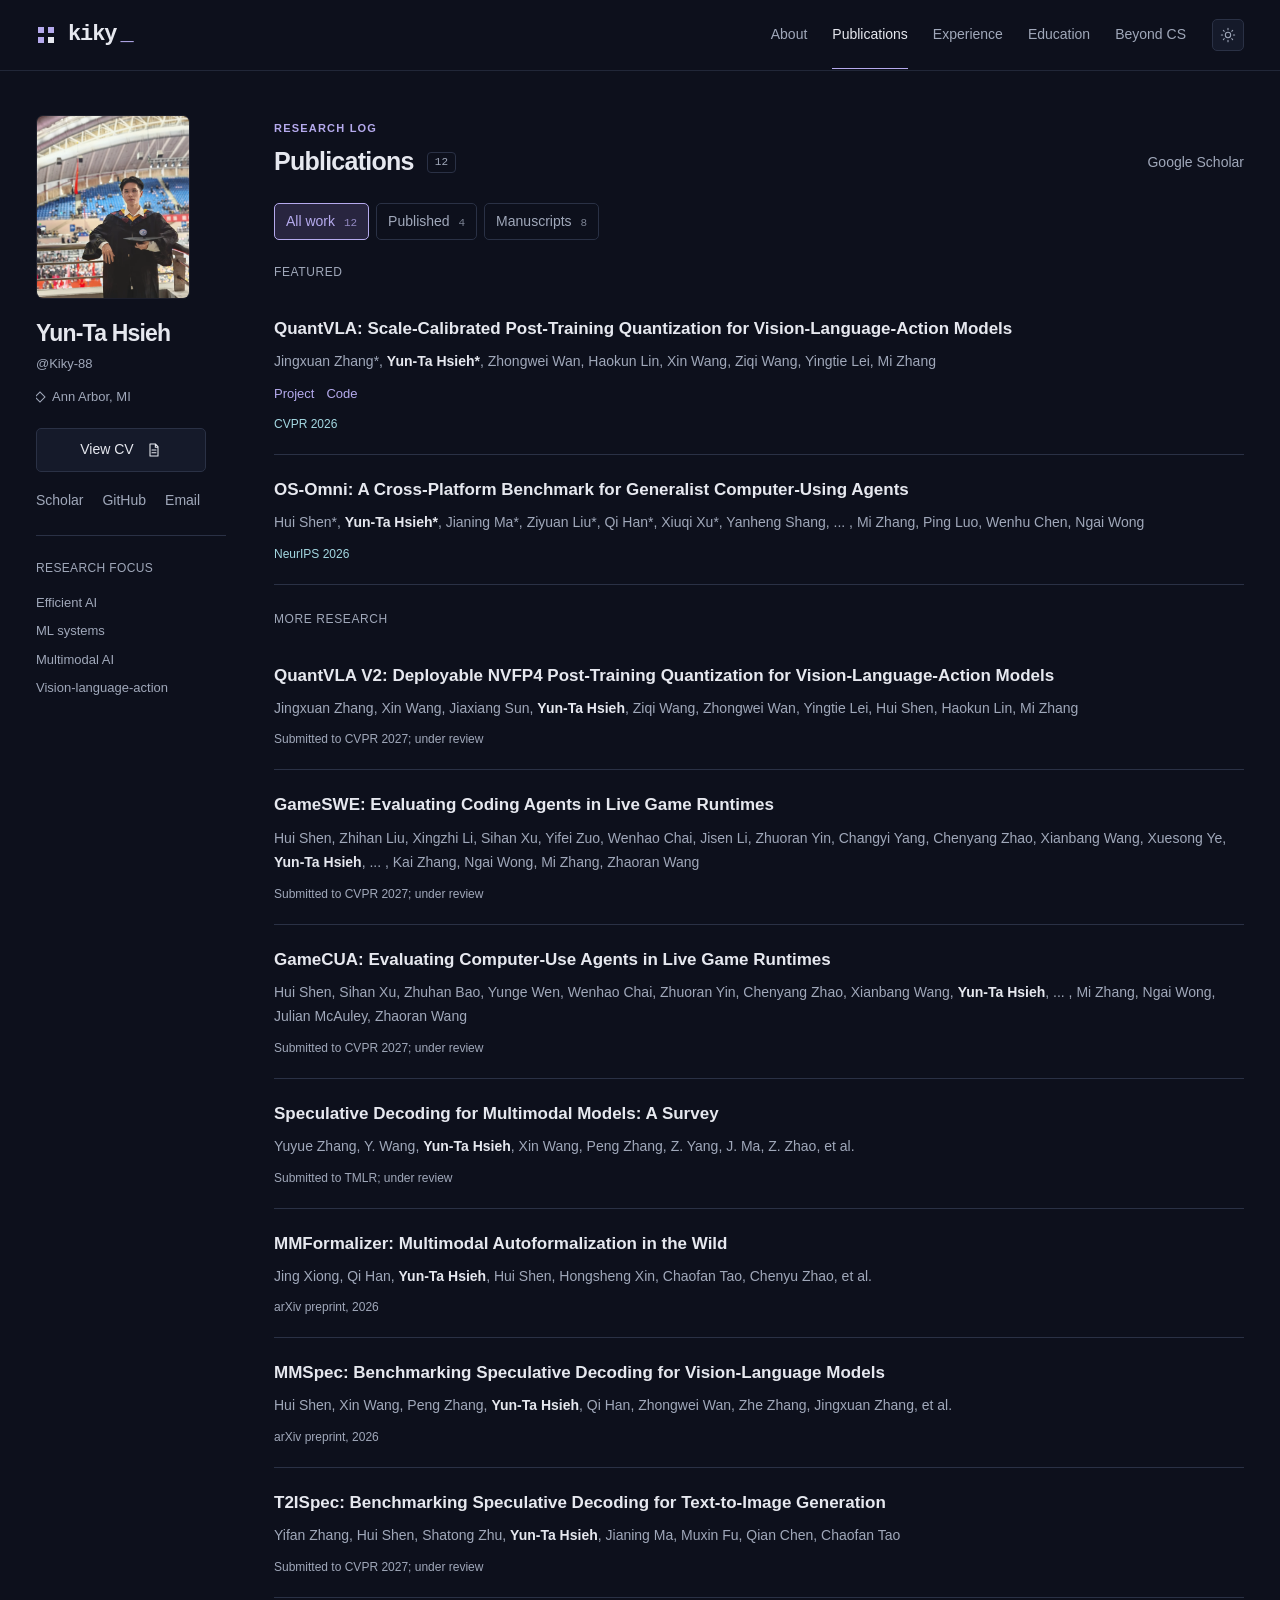
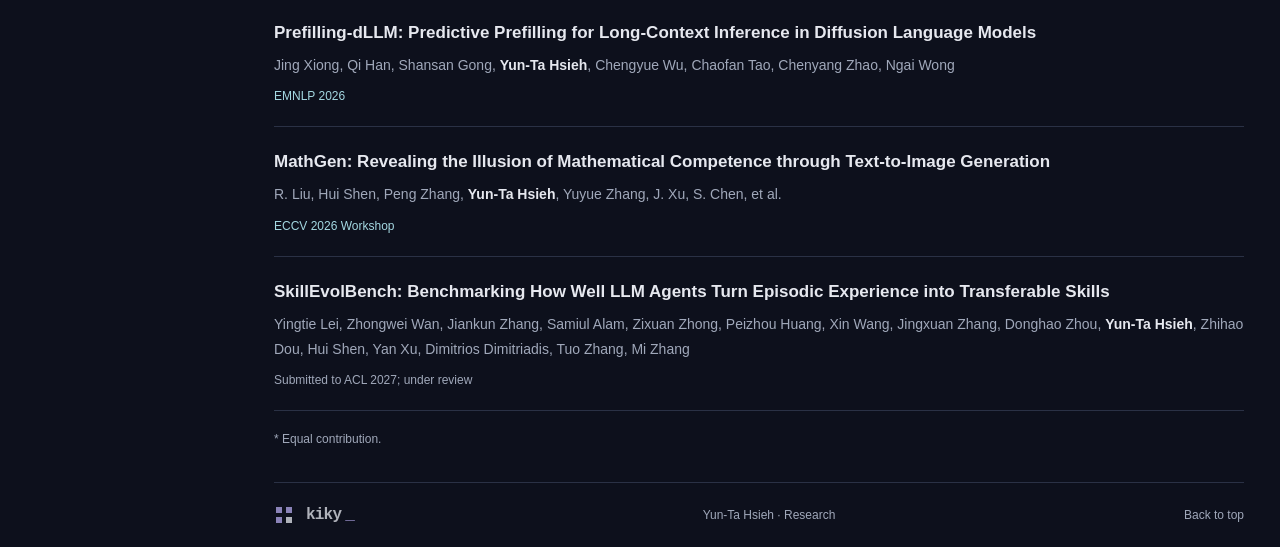
<file: publications.html>
<!DOCTYPE html>
<html lang="en" data-theme="dark">
<head>
  <meta charset="UTF-8" />
  <meta name="viewport" content="width=device-width, initial-scale=1" />
  <meta name="author" content="Yun-Ta Hsieh" />
  <meta name="description" content="Yun-Ta Hsieh — researching efficient AI, ML systems, multimodal AI, and vision-language-action models." />
  <meta name="theme-color" content="#0d1020" />
  <title>Publications · Yun-Ta Hsieh</title>
  <link rel="stylesheet" href="styles.css?v=20261123-clean1" />
  <link rel="icon" type="image/svg+xml" href="images/favicon.svg" />
  <script>try{document.documentElement.dataset.theme=localStorage.getItem('homepage-theme')==='light'?'light':'dark'}catch(e){}</script>
</head>
<body id="top">
  <a class="skip-link" href="#main">Skip to content</a>
  <header class="site-header">
    <div class="site-header-inner">
      <a class="brand" href="index.html?v=20261123-clean1" aria-label="Kiky home"><svg class="brand-mark" viewBox="0 0 20 20" aria-hidden="true"><path d="M2 2h6v6H2zm10 0h6v6h-6zM2 12h6v6H2z"/><path class="mark-lime" d="M12 12h6v6h-6z"/></svg> kiky<span class="brand-dot">_</span></a>
      <nav class="site-nav" aria-label="Primary navigation">
        <a class="nav-link" href="index.html?v=20261123-clean1">About</a>
        <a class="nav-link active" href="publications.html?v=20261123-clean1" aria-current="page">Publications</a>
        <a class="nav-link" href="experience.html?v=20261123-clean1">Experience</a>
        <a class="nav-link" href="education.html?v=20261123-clean1">Education</a>
        <a class="nav-link" href="beyond.html?v=20261123-clean1">Beyond CS</a>
      </nav>
      <button class="theme-toggle" type="button" aria-label="Switch to light mode" aria-pressed="true"><svg class="theme-icon-moon" viewBox="0 0 24 24" aria-hidden="true"><path d="M20.5 14.5A8.5 8.5 0 0 1 9.5 3.5 7 7 0 1 0 20.5 14.5Z"/></svg><svg class="theme-icon-sun" viewBox="0 0 24 24" aria-hidden="true"><circle cx="12" cy="12" r="4"/><path d="M12 2v2m0 16v2M2 12h2m16 0h2M5 5l1.4 1.4m11.2 11.2L19 19M5 19l1.4-1.4M17.6 6.4 19 5"/></svg></button>
    </div>
  </header>
  <main id="main" class="container">
    <aside class="profile-panel" aria-label="Researcher profile" >
      <div class="panel-label"><span class="pixel-symbol" aria-hidden="true"></span> RESEARCHER PROFILE</div>
      <figure class="portrait"><img src="images/profile.webp" alt="Yun-Ta Hsieh" width="240" height="270" fetchpriority="high"/></figure>
      <div class="profile-info"><h2>Yun-Ta Hsieh</h2><p class="profile-handle">@Kiky-88</p><p class="profile-location">Ann Arbor, MI</p>
      <a class="button button-primary" href="images/Yunta_Hsieh_CV.pdf" target="_blank" rel="noreferrer">View CV <svg viewBox="0 0 24 24" aria-hidden="true"><path d="M6 3h8l4 4v14H6zM14 3v5h4M9 12h6m-6 4h6"/></svg></a>
      <div class="profile-links"><a href="https://scholar.google.com/citations?user=X45ixKAAAAAJ&amp;hl=en" target="_blank" rel="noreferrer">Scholar</a><a href="https://github.com/Kiky-88" target="_blank" rel="noreferrer">GitHub</a><a href="mailto:yunta@engineering.upenn.edu">Email</a></div>
      <div class="profile-interests"><h3>RESEARCH FOCUS</h3><ul><li>Efficient AI</li><li>ML systems</li><li>Multimodal AI</li><li>Vision-language-action</li></ul></div></div>
    </aside>
    <div class="main-content">
    <section class="section publications-section" id="publications" aria-labelledby="publications-title">
      <div class="section-top"><div><p class="eyebrow">RESEARCH LOG</p><h1 class="page-title" id="publications-title">Publications <span class="section-count">12</span></h1></div><a class="text-link" href="https://scholar.google.com/citations?user=X45ixKAAAAAJ&amp;hl=en" target="_blank" rel="noreferrer">Google Scholar</a></div>
      <div class="publication-filters" role="group" aria-label="Filter publications"><button type="button" class="filter-button active" data-filter="all" aria-pressed="true">All work <span>12</span></button><button type="button" class="filter-button" data-filter="published" aria-pressed="false">Published <span>4</span></button><button type="button" class="filter-button" data-filter="manuscript" aria-pressed="false">Manuscripts <span>8</span></button></div><div class="publication-group featured-group"><h3 class="group-label">Featured</h3>
      <article class="publication" data-status="published"><div class="publication-main"><a class="papertitle" href="https://arxiv.org/abs/2602.20309" target="_blank" rel="noreferrer">QuantVLA: Scale-Calibrated Post-Training Quantization for Vision-Language-Action Models</a><p class="publication-authors">Jingxuan Zhang*, <strong>Yun-Ta Hsieh*</strong>, Zhongwei Wan, Haokun Lin, Xin Wang, Ziqi Wang, Yingtie Lei, Mi Zhang</p><div class="publication-links"><a href="https://quantvla.github.io/" target="_blank" rel="noreferrer">Project</a><a href="https://github.com/AIoT-MLSys-Lab/QuantVLA" target="_blank" rel="noreferrer">Code</a></div></div><div class="publication-venue">CVPR 2026</div></article>
      <article class="publication" data-status="published"><div class="publication-main"><span class="papertitle">OS-Omni: A Cross-Platform Benchmark for Generalist Computer-Using Agents</span><p class="publication-authors">Hui Shen*, <strong>Yun-Ta Hsieh*</strong>, Jianing Ma*, Ziyuan Liu*, Qi Han*, Xiuqi Xu*, Yanheng Shang, ... , Mi Zhang, Ping Luo, Wenhu Chen, Ngai Wong</p></div><div class="publication-venue">NeurIPS 2026</div></article></div>
      <div class="publication-group"><h3 class="group-label">More research</h3>
      <article class="publication" data-status="manuscript"><div class="publication-main"><span class="papertitle">QuantVLA V2: Deployable NVFP4 Post-Training Quantization for Vision-Language-Action Models</span><p class="publication-authors">Jingxuan Zhang, Xin Wang, Jiaxiang Sun, <strong>Yun-Ta Hsieh</strong>, Ziqi Wang, Zhongwei Wan, Yingtie Lei, Hui Shen, Haokun Lin, Mi Zhang</p></div><div class="publication-venue">Submitted to CVPR 2027; under review</div></article>
      <article class="publication" data-status="manuscript"><div class="publication-main"><span class="papertitle">GameSWE: Evaluating Coding Agents in Live Game Runtimes</span><p class="publication-authors">Hui Shen, Zhihan Liu, Xingzhi Li, Sihan Xu, Yifei Zuo, Wenhao Chai, Jisen Li, Zhuoran Yin, Changyi Yang, Chenyang Zhao, Xianbang Wang, Xuesong Ye, <strong>Yun-Ta Hsieh</strong>, ... , Kai Zhang, Ngai Wong, Mi Zhang, Zhaoran Wang</p></div><div class="publication-venue">Submitted to CVPR 2027; under review</div></article>
      <article class="publication" data-status="manuscript"><div class="publication-main"><span class="papertitle">GameCUA: Evaluating Computer-Use Agents in Live Game Runtimes</span><p class="publication-authors">Hui Shen, Sihan Xu, Zhuhan Bao, Yunge Wen, Wenhao Chai, Zhuoran Yin, Chenyang Zhao, Xianbang Wang, <strong>Yun-Ta Hsieh</strong>, ... , Mi Zhang, Ngai Wong, Julian McAuley, Zhaoran Wang</p></div><div class="publication-venue">Submitted to CVPR 2027; under review</div></article>
      <article class="publication" data-status="manuscript"><div class="publication-main"><a class="papertitle" href="https://www.preprints.org/manuscript/202603.2344" target="_blank" rel="noreferrer">Speculative Decoding for Multimodal Models: A Survey</a><p class="publication-authors">Yuyue Zhang, Y. Wang, <strong>Yun-Ta Hsieh</strong>, Xin Wang, Peng Zhang, Z. Yang, J. Ma, Z. Zhao, et al.</p></div><div class="publication-venue">Submitted to TMLR; under review</div></article>
      <article class="publication" data-status="manuscript"><div class="publication-main"><a class="papertitle" href="https://arxiv.org/abs/2601.03017" target="_blank" rel="noreferrer">MMFormalizer: Multimodal Autoformalization in the Wild</a><p class="publication-authors">Jing Xiong, Qi Han, <strong>Yun-Ta Hsieh</strong>, Hui Shen, Hongsheng Xin, Chaofan Tao, Chenyu Zhao, et al.</p></div><div class="publication-venue">arXiv preprint, 2026</div></article>
      <article class="publication" data-status="manuscript"><div class="publication-main"><a class="papertitle" href="https://arxiv.org/abs/2603.14989" target="_blank" rel="noreferrer">MMSpec: Benchmarking Speculative Decoding for Vision-Language Models</a><p class="publication-authors">Hui Shen, Xin Wang, Peng Zhang, <strong>Yun-Ta Hsieh</strong>, Qi Han, Zhongwei Wan, Zhe Zhang, Jingxuan Zhang, et al.</p></div><div class="publication-venue">arXiv preprint, 2026</div></article>
      <article class="publication" data-status="manuscript"><div class="publication-main"><span class="papertitle">T2ISpec: Benchmarking Speculative Decoding for Text-to-Image Generation</span><p class="publication-authors">Yifan Zhang, Hui Shen, Shatong Zhu, <strong>Yun-Ta Hsieh</strong>, Jianing Ma, Muxin Fu, Qian Chen, Chaofan Tao</p></div><div class="publication-venue">Submitted to CVPR 2027; under review</div></article>
      <article class="publication" data-status="published"><div class="publication-main"><a class="papertitle" href="https://arxiv.org/abs/2606.10537" target="_blank" rel="noreferrer">Prefilling-dLLM: Predictive Prefilling for Long-Context Inference in Diffusion Language Models</a><p class="publication-authors">Jing Xiong, Qi Han, Shansan Gong, <strong>Yun-Ta Hsieh</strong>, Chengyue Wu, Chaofan Tao, Chenyang Zhao, Ngai Wong</p></div><div class="publication-venue">EMNLP 2026</div></article>
      <article class="publication" data-status="published"><div class="publication-main"><a class="papertitle" href="https://arxiv.org/abs/2603.27959" target="_blank" rel="noreferrer">MathGen: Revealing the Illusion of Mathematical Competence through Text-to-Image Generation</a><p class="publication-authors">R. Liu, Hui Shen, Peng Zhang, <strong>Yun-Ta Hsieh</strong>, Yuyue Zhang, J. Xu, S. Chen, et al.</p></div><div class="publication-venue">ECCV 2026 Workshop</div></article>
      <article class="publication" data-status="manuscript"><div class="publication-main"><a class="papertitle" href="https://arxiv.org/abs/2605.24117" target="_blank" rel="noreferrer">SkillEvolBench: Benchmarking How Well LLM Agents Turn Episodic Experience into Transferable Skills</a><p class="publication-authors">Yingtie Lei, Zhongwei Wan, Jiankun Zhang, Samiul Alam, Zixuan Zhong, Peizhou Huang, Xin Wang, Jingxuan Zhang, Donghao Zhou, <strong>Yun-Ta Hsieh</strong>, Zhihao Dou, Hui Shen, Yan Xu, Dimitrios Dimitriadis, Tuo Zhang, Mi Zhang</p></div><div class="publication-venue">Submitted to ACL 2027; under review</div></article></div><p class="contribution-note">* Equal contribution.</p>
    </section>
    <footer><a class="brand" href="index.html?v=20261123-clean1"><svg class="brand-mark" viewBox="0 0 20 20" aria-hidden="true"><path d="M2 2h6v6H2zm10 0h6v6h-6zM2 12h6v6H2z"/><path class="mark-lime" d="M12 12h6v6h-6z"/></svg> kiky<span class="brand-dot">_</span></a><p>Yun-Ta Hsieh · Research</p><a href="#top" data-back-to-top>Back to top</a></footer>
    </div>
  </main>
  <script src="script.js?v=20261123-clean1"></script>
</body>
</html>
</file>
<file: styles.css>
:root {
  color-scheme: light;
  --bg: #f4f6fa;
  --surface: #ffffff;
  --raised: #edf1f7;
  --text: #202c3f;
  --muted: #5e6d82;
  --line: #d4dce8;
  --accent: #4265c8;
  --lime: #42754c;
  --accent-soft: #edf1ff;
  --grid: #20345c05;
  --sans: 'Segoe UI', -apple-system, BlinkMacSystemFont, Arial, sans-serif;
  --mono: 'Cascadia Code', 'SFMono-Regular', Consolas, monospace;
}
[data-theme='dark'] {
  color-scheme: dark;
  --bg: #0c1017;
  --surface: #121923;
  --raised: #18212e;
  --text: #e3e9f3;
  --muted: #94a2b9;
  --line: #273244;
  --accent: #9baeff;
  --lime: #c4df9c;
  --accent-soft: #202b48;
  --grid: #91a6d105;
}
* { box-sizing: border-box; }
html { scroll-behavior: smooth; scroll-padding-top: 100px; }
body { margin: 0; font: 16px/1.7 var(--sans); color: var(--text); background-color: var(--bg); background-image: linear-gradient(var(--grid) 1px, transparent 1px), linear-gradient(90deg, var(--grid) 1px, transparent 1px); background-size: 32px 32px; -webkit-font-smoothing: antialiased; }
::selection { background: var(--accent); color: var(--bg); }
a { color: inherit; text-decoration: none; }
a, button { touch-action: manipulation; -webkit-tap-highlight-color: transparent; }
button { font: inherit; cursor: pointer; }
a:focus-visible, button:focus-visible, summary:focus-visible { outline: 2px solid var(--accent); outline-offset: 5px; }
h1, h2, h3, p, figure { margin: 0; }
img { display: block; max-width: 100%; }
svg { fill: none; stroke: currentColor; stroke-width: 1.6; stroke-linecap: round; stroke-linejoin: round; }
[hidden] { display: none !important; }
.skip-link { position: fixed; top: -80px; left: 20px; z-index: 200; background: var(--accent); color: var(--bg); padding: 10px 18px; }
.skip-link:focus { top: 12px; }
.site-header { position: sticky; top: 0; z-index: 20; background: var(--bg); border-bottom: 1px solid var(--line); }
.site-header-inner { max-width: 1232px; padding: 18px 36px; margin: auto; display: flex; align-items: center; gap: 26px; }
.brand { display: inline-flex; align-items: center; gap: 4px; font: 700 22px/1 var(--mono); letter-spacing: -.05em; white-space: nowrap; }
.brand-mark { color: var(--lime); font-size: 25px; padding-right: 8px; }
.brand-dot { color: var(--accent); }
.site-nav { display: flex; gap: 25px; margin-left: auto; }
.nav-link { font-size: 14px; color: var(--muted); padding: 4px 0; white-space: nowrap; position: relative; }
.nav-link.active, .nav-link:hover { color: var(--text); }
.nav-link.active::after { content: ''; position: absolute; bottom: -18px; left: 0; right: 0; height: 2px; background: var(--accent); }
.theme-toggle { display: grid; place-items: center; height: 32px; width: 32px; border: 1px solid var(--line); border-radius: 5px; color: var(--muted); background: var(--surface); }
.theme-toggle:hover { color: var(--text); background: var(--raised); }
.theme-toggle svg { width: 16px; height: 16px; }
.theme-icon-sun, [data-theme='dark'] .theme-icon-moon { display: none; }
[data-theme='dark'] .theme-icon-sun { display: block; }
.container { max-width: 1232px; padding: 44px 36px 0; margin: auto; display: grid; grid-template-columns: 260px minmax(0,1fr); align-items: start; gap: 44px; }
.profile-panel { border: 1px solid var(--line); background: var(--surface); border-radius: 8px; overflow: hidden; position: sticky; top: 105px; }
.panel-label { display: flex; align-items: center; gap: 9px; font: 11px/1.5 var(--mono); letter-spacing: .07em; color: var(--muted); padding: 13px 17px; border-bottom: 1px solid var(--line); }
.pixel-symbol { display: block; width: 7px; height: 7px; background: var(--lime); box-shadow: 4px -4px 0 -1px var(--lime); }
.portrait { padding: 17px 17px 0; }
.portrait img { width: 100%; height: 215px; object-fit: cover; object-position: 50% 40%; border-radius: 4px; border: 1px solid var(--line); }
.profile-info { padding: 21px 18px 23px; }
.profile-info h2 { font-size: 23px; letter-spacing: -.04em; font-weight: 650; line-height: 1.3; }
.profile-handle { font: 12px/1.6 var(--mono); color: var(--accent); margin-top: 5px; }
.profile-role { font-size: 14px; color: var(--muted); line-height: 1.6; margin-top: 18px; }
.profile-location { font-size: 13px; color: var(--muted); margin-top: 11px; }
.profile-location::before { content: ''; display: inline-block; height: 6px; width: 6px; border: 1px solid var(--muted); margin-right: 8px; transform: rotate(45deg); }
.button { display: inline-flex; align-items: center; justify-content: center; gap: 12px; padding: 9px 15px; border-radius: 4px; font-size: 14px; font-weight: 600; transition: background .15s, border-color .15s; }
.button svg { width: 16px; height: 16px; }
.button-primary { width: 100%; background: var(--accent); color: var(--bg); border: 1px solid var(--accent); margin-top: 23px; }
.button-primary:hover { background: var(--text); border-color: var(--text); }
.profile-links { display: flex; justify-content: space-between; gap: 10px; margin-top: 17px; font-size: 14px; }
.profile-links a, .text-link, .intro-contact { color: var(--muted); }
.profile-links a:hover, .text-link:hover, .intro-contact:hover { color: var(--accent); }
.profile-interests { padding-top: 21px; margin-top: 23px; border-top: 1px solid var(--line); }
.profile-interests h3 { font: 11px/1.5 var(--mono); letter-spacing: .08em; color: var(--muted); }
.profile-interests ul { list-style: none; padding: 0; margin: 12px 0 0; }
.profile-interests li { font-size: 13px; color: var(--muted); padding: 3px 0; }
.profile-interests li::before { content: '+'; color: var(--accent); margin-right: 9px; font-family: var(--mono); }
.main-content { min-width: 0; }
.intro-section { padding: 5px 0 36px; }
.intro-topline { display: flex; justify-content: space-between; gap: 16px; align-items: center; margin-bottom: 22px; }
.eyebrow { font: 11px/1.5 var(--mono); letter-spacing: .09em; color: var(--accent); }
.terminal-tag { font: 11px/1.5 var(--mono); color: var(--muted); }
h1 { font-size: clamp(32px,3.6vw,45px); font-weight: 650; line-height: 1.2; letter-spacing: -.045em; margin-bottom: 23px; }
h1 span { color: var(--muted); }
.intro-copy { max-width: 710px; }
.intro-copy p { color: var(--muted); line-height: 1.8; }
.intro-copy p + p { margin-top: 14px; }
.intro-copy strong { color: var(--text); font-weight: 600; }
.intro-copy a { color: var(--accent); }
.intro-copy a:hover { text-decoration: underline; text-underline-offset: 3px; }
.intro-bottom { display: flex; align-items: center; gap: 22px; margin-top: 25px; }
.button-secondary { background: var(--raised); border: 1px solid var(--line); color: var(--text); }
.button-secondary:hover { border-color: var(--accent); background: var(--accent-soft); }
.intro-contact { font-size: 14px; }
.pixel-cluster { margin-left: auto; display: grid; grid-template-columns: repeat(3,7px); grid-auto-rows: 7px; gap: 4px; transform: rotate(-8deg); }
.pixel-cluster i { background: var(--line); }
.pixel-cluster i:nth-child(2), .pixel-cluster i:nth-child(6) { background: var(--accent); }
.pixel-cluster i:nth-child(9) { background: var(--lime); }
.section { padding: 32px 0; border-top: 1px solid var(--line); }
.section-top { display: flex; align-items: end; justify-content: space-between; gap: 18px; margin-bottom: 24px; }
.section-top .eyebrow { margin-bottom: 7px; }
h2 { font-size: 25px; line-height: 1.4; letter-spacing: -.03em; font-weight: 600; }
.section-count { display: inline-flex; vertical-align: middle; font: 11px/1 var(--mono); border: 1px solid var(--line); border-radius: 4px; padding: 4px 7px; margin-left: 7px; color: var(--muted); letter-spacing: 0; }
.text-link { font-size: 14px; white-space: nowrap; padding-bottom: 4px; }
.publication-filters { display: flex; gap: 7px; flex-wrap: wrap; margin-bottom: 23px; }
.filter-button { color: var(--muted); background: transparent; padding: 6px 11px; font-size: 14px; border: 1px solid var(--line); border-radius: 4px; }
.filter-button span { font: 11px/1.5 var(--mono); margin-left: 5px; opacity: .75; }
.filter-button:hover { color: var(--text); border-color: var(--muted); }
.filter-button.active { background: var(--accent-soft); border-color: var(--accent); color: var(--accent); }
.group-label { font: 11px/1.5 var(--mono); letter-spacing: .07em; color: var(--muted); margin-bottom: 13px; text-transform: uppercase; }
.publication-group + .publication-group { margin-top: 25px; }
.publication { position: relative; display: grid; grid-template-columns: minmax(0,1fr); gap: 10px; border: 1px solid var(--line); padding: 18px 20px; background: var(--surface); border-radius: 6px; transition: border-color .15s; }
.publication:hover { border-color: var(--muted); }
.publication + .publication { margin-top: 10px; }
.featured-group .publication { border-left: 2px solid var(--accent); }
.papertitle { font-size: 16px; line-height: 1.6; font-weight: 600; color: var(--text); }
a.papertitle:hover { color: var(--accent); }
.publication-authors { font-size: 13px; color: var(--muted); line-height: 1.75; margin-top: 7px; }
.publication-authors strong { font-weight: 600; color: var(--text); }
.publication-venue { color: var(--muted); font: 12px/1.6 var(--mono); }
.publication[data-status='published'] .publication-venue { color: var(--lime); }
.publication-links { display: flex; gap: 12px; font-size: 13px; color: var(--accent); margin-top: 9px; }
.publication-links a:hover { text-decoration: underline; }
.contribution-note { font-size: 12px; color: var(--muted); margin-top: 18px; }
.experience-row { display: grid; grid-template-columns: 155px minmax(0,1fr); gap: 25px; padding: 22px 0; }
.experience-row + .experience-row { border-top: 1px solid var(--line); }
.experience-meta > p:not(.eyebrow) { font-size: 13px; margin-top: 8px; color: var(--muted); }
.experience-meta > span { font-size: 12px; color: var(--muted); }
.experience-content h3 { font-size: 18px; font-weight: 600; }
.experience-org { font-size: 15px; color: var(--accent); margin-top: 2px; }
.experience-detail { font-size: 13px; color: var(--muted); margin-top: 5px; }
.experience-content ul { margin: 14px 0 0; padding-left: 17px; color: var(--muted); font-size: 14px; }
.experience-content li { margin-top: 10px; padding-left: 3px; }
.experience-content li::marker { color: var(--accent); }
.experience-content strong { font-weight: 600; color: var(--text); }
.skills-block { margin-top: 20px; border: 1px solid var(--line); border-radius: 6px; background: var(--surface); padding: 20px; display: grid; grid-template-columns: 110px minmax(0,1fr); gap: 15px; }
.skills-block h3 { font: 14px/1.7 var(--mono); color: var(--accent); }
.skills-block p { font-size: 14px; }
.skills-block p + p { margin-top: 13px; }
.skills-block p > span { display: block; font-size: 12px; color: var(--muted); margin-bottom: 2px; }
.education-grid { display: grid; gap: 12px; }
.education-card { display: grid; grid-template-columns: 55px minmax(0,1fr); gap: 1px 18px; border: 1px solid var(--line); border-radius: 6px; background: var(--surface); padding: 19px 20px; }
.school-top { grid-row: 1/4; }
.school-top img { width: 45px; height: 45px; object-fit: contain; }
.school-top > span { display: block; font-size: 11px; color: var(--muted); margin-top: 7px; text-align: center; width: 45px; }
.education-card h3 { font-size: 16px; font-weight: 600; }
.education-card > p { font-size: 14px; color: var(--muted); }
.education-card .school-date { font-size: 12px; margin-top: 6px; color: var(--accent); }
.coursework { padding: 18px 0 0; }
.coursework summary { font-size: 14px; color: var(--muted); cursor: pointer; }
.coursework > div { display: grid; gap: 15px; padding-top: 17px; }
.coursework p { font-size: 14px; color: var(--muted); }
.coursework strong { display: block; color: var(--text); font-weight: 600; margin-bottom: 5px; }
.section-aside { font-size: 12px; color: var(--muted); }
.beyond-intro { font-size: 15px; color: var(--muted); margin-bottom: 25px; }
.project-list { display: grid; gap: 20px; }
.project-row { border: 1px solid var(--line); border-radius: 6px; background: var(--surface); padding: 19px 20px 12px; min-width: 0; }
.project-meta { margin-bottom: 14px; }
.project-meta h3 { font-size: 16px; font-weight: 600; }
.project-gallery { position: relative; min-width: 0; }
.project-strip { display: flex; gap: 12px; overflow-x: auto; scroll-snap-type: x mandatory; scrollbar-width: thin; scrollbar-color: var(--line) transparent; padding-bottom: 10px; overscroll-behavior-x: contain; }
.project-slide { flex: 0 0 80%; min-width: 0; padding: 0; border: 1px solid var(--line); background: var(--raised); border-radius: 3px; overflow: hidden; scroll-snap-align: start; cursor: zoom-in; }
.project-slide img { width: 100%; aspect-ratio: 842/595; object-fit: contain; }
.gallery-arrow { position: absolute; z-index: 2; top: calc(50% - 25px); width: 32px; height: 36px; display: grid; place-items: center; font-size: 24px; line-height: 1; background: var(--surface); color: var(--text); border: 1px solid var(--line); border-radius: 4px; }
.gallery-arrow:hover { border-color: var(--accent); }
.gallery-arrow:disabled { opacity: .3; cursor: default; }
.gallery-arrow-left { left: -11px; }
.gallery-arrow-right { right: -11px; }
.contact-section { border-top: 1px solid var(--line); padding: 32px 0 35px; }
.contact-section .eyebrow { margin-bottom: 8px; }
.contact-section h2 { font-size: 25px; }
.contact-section p:not(.eyebrow) { color: var(--muted); font-size: 14px; margin-top: 12px; }
.contact-email { display: inline-block; font-size: 15px; color: var(--accent); margin-top: 15px; overflow-wrap: anywhere; }
.contact-email:hover { text-decoration: underline; }
footer { display: flex; align-items: center; justify-content: space-between; gap: 18px; padding: 22px 0; border-top: 1px solid var(--line); }
footer .brand { font-size: 16px; }
footer .brand-mark { font-size: 19px; }
footer p, footer > a:last-child { font-size: 12px; color: var(--muted); }
.lightbox { position: fixed; inset: 0; z-index: 100; background: #070b12f5; display: grid; grid-template-columns: 60px minmax(0,1fr) 60px; align-items: center; padding: 75px 22px 25px; color: #e3e9f3; }
body.lightbox-open { overflow: hidden; }
.lightbox-toolbar { position: absolute; top: 20px; left: 30px; right: 30px; display: flex; justify-content: space-between; align-items: center; }
.lightbox-counter { font: 13px/1.5 var(--mono); color: #94a2b9; }
.lightbox-close { background: #121923; color: inherit; border: 1px solid #273244; border-radius: 4px; padding: 5px 12px; font-size: 14px; }
.lightbox-close span { font-size: 20px; margin-left: 13px; }
.lightbox-figure { display: grid; justify-items: center; gap: 15px; min-width: 0; }
.lightbox-image { max-height: calc(100dvh - 155px); max-width: 100%; object-fit: contain; }
.lightbox-caption { color: #94a2b9; font-size: 13px; text-align: center; }
.lightbox-nav { background: #121923; border: 1px solid #273244; color: inherit; width: 40px; height: 40px; border-radius: 4px; font-size: 28px; line-height: 1; justify-self: center; }
@media (max-width: 1050px) {
  .site-nav { gap: 19px; }
  .container { gap: 28px; grid-template-columns: 230px minmax(0,1fr); padding-left: 26px; padding-right: 26px; }
  .portrait img { height: 190px; }
  .profile-info { padding-left: 15px; padding-right: 15px; }
  .button-primary { font-size: 13px; padding-left: 10px; padding-right: 10px; }
  .experience-row { grid-template-columns: 1fr; gap: 13px; }
  .experience-meta { display: flex; gap: 14px; flex-wrap: wrap; align-items: baseline; }
  .experience-meta > p:not(.eyebrow) { margin-top: 0; }
}
@media (max-width: 760px) {
  html { scroll-padding-top: 115px; }
  .site-header-inner { padding: 16px 22px 12px; flex-wrap: wrap; gap: 15px; }
  .theme-toggle { margin-left: auto; }
  .site-nav { order: 3; width: 100%; margin: 0; overflow-x: auto; gap: 24px; padding: 0 2px 6px; }
  .nav-link { flex-shrink: 0; }
  .nav-link.active::after { bottom: 0; }
  .container { grid-template-columns: 1fr; gap: 30px; padding: 25px 22px 0; max-width: 650px; }
  .profile-panel { position: static; display: grid; grid-template-columns: 125px minmax(0,1fr); padding: 0 18px 18px; gap: 0 20px; }
  .panel-label { grid-column: 1/-1; margin: 0 -18px 18px; padding: 12px 18px; }
  .portrait { padding: 0; }
  .portrait img { height: 150px; }
  .profile-info { padding: 0; }
  .profile-info h2 { font-size: 24px; }
  .profile-role { margin-top: 10px; font-size: 13px; }
  .profile-location { margin-top: 7px; }
  .button-primary { margin-top: 15px; font-size: 14px; padding: 7px 10px; }
  .profile-links { font-size: 14px; margin-top: 11px; }
  .profile-interests { display: none; }
  .intro-topline { margin-bottom: 18px; }
  h1 { font-size: clamp(29px, 6vw, 38px); }
  .terminal-tag { display: none; }
  .section { padding: 28px 0; }
  .section-top { gap: 15px; }
  h2, .contact-section h2 { font-size: 23px; }
  .section-top .text-link { font-size: 13px; }
  .publication { padding: 16px; }
  .skills-block { grid-template-columns: 1fr; gap: 12px; }
  .section-aside { display: none; }
  .education-card { padding: 17px; gap: 2px 13px; }
  .project-row { padding: 16px 16px 9px; }
  .project-slide { flex-basis: 90%; }
  .lightbox { grid-template-columns: 30px minmax(0,1fr) 30px; padding: 75px 5px 25px; }
  .lightbox-nav { width: 28px; border: 0; background: transparent; }
  footer { flex-wrap: wrap; }
  footer p { order: 3; width: 100%; }
}
@media (max-width: 390px) {
  .container { padding-left: 16px; padding-right: 16px; }
  .profile-panel { grid-template-columns: 90px minmax(0,1fr); gap: 0 14px; padding-left: 14px; padding-right: 14px; }
  .panel-label { margin-left: -14px; margin-right: -14px; }
  .portrait img { height: 120px; }
  .profile-info h2 { font-size: 22px; }
  .profile-links { gap: 6px; }
  .button-primary svg { display: none; }
  .button-primary { font-size: 12px; }
  .section-top { align-items: start; }
  .section-top > .text-link { font-size: 12px; }
  .filter-button { padding: 6px 9px; font-size: 13px; }
}
@media (prefers-reduced-motion: reduce) {
  html { scroll-behavior: auto; }
  *, *::before, *::after { animation: none !important; transition: none !important; }
}
/* Keep profile details reachable on shorter desktop screens. */
@media (min-width: 761px) {
  .profile-panel { max-height: calc(100dvh - 128px); overflow-y: auto; scrollbar-width: thin; scrollbar-color: var(--line) transparent; }
}
@media (min-width: 761px) and (max-height: 850px) {
  .profile-interests { display: none; }
  .portrait img { height: 180px; }
}
@media (max-width: 760px) {
  html { scroll-padding-top: 165px; }
  .site-nav { display: grid; grid-template-columns: repeat(3, minmax(0, 1fr)); gap: 5px 14px; overflow: visible; padding-bottom: 0; }
}
.brand-mark { width: 20px; height: 20px; padding-right: 0; margin-right: 8px; fill: var(--accent); stroke: none; }
.brand-mark .mark-lime { fill: var(--lime); }

/* Each navigation destination is a standalone page. */
.main-content { min-height: calc(100dvh - 156px); display: flex; flex-direction: column; }
.main-content > .section:first-child { border-top: 0; padding-top: 5px; }
.main-content > footer { margin-top: auto; }
h1.page-title { font-size: 25px; font-weight: 600; line-height: 1.4; letter-spacing: -.03em; margin: 0; }
@media (max-width: 760px) {
  .main-content { min-height: 0; }
  h1.page-title { font-size: 23px; }
}
/* Tactical palette and sharp, restrained geometry. */
:root {
  --bg: #ece8e1; --surface: #f7f4ee; --raised: #e3dfd8;
  --text: #17232d; --muted: #5b6972; --line: #c5c6bf;
  --accent: #b92d40; --lime: #2c746e; --accent-soft: #f0d8d8;
  --grid: #14232c06;
}
[data-theme='dark'] {
  --bg: #0f1923; --surface: #15232e; --raised: #1b2c37;
  --text: #ece8e1; --muted: #a0adb6; --line: #30434e;
  --accent: #ff6570; --lime: #9bc7bc; --accent-soft: #38272f;
  --grid: #a4bac604;
}
.profile-panel, .publication, .education-card, .project-row, .skills-block { border-radius: 2px; }
.button { border-radius: 0; }
.button-primary { background: var(--accent); border-color: var(--accent); color: #fff; }
.button-primary:hover { background: #d94455; border-color: #d94455; }
.nav-link.active::after { background: var(--accent); height: 3px; }
.profile-panel { border-top: 2px solid var(--accent); }
.brand-mark { fill: var(--accent); }
.brand-mark .mark-lime { fill: var(--text); }
.pixel-symbol { box-shadow: none; background: var(--accent); transform: rotate(45deg); width: 6px; height: 6px; }
.world-page .container { grid-template-columns: 220px minmax(0, 1fr); gap: 36px; max-width: 1320px; padding-top: 35px; }
.world-page .portrait img { height: 190px; }
.world-page .profile-info h2 { font-size: 22px; }
.world-page .profile-panel { top: 98px; }
.world-page .intro-section { padding: 3px 0 25px; }
.world-page .intro-topline { margin-bottom: 13px; }
.world-page h1 { font-family: 'Arial Narrow', 'Segoe UI', Arial, sans-serif; font-size: clamp(34px, 4vw, 55px); font-weight: 750; letter-spacing: -.045em; margin-bottom: 8px; }
.hero-slash { color: var(--accent); }
.world-subtitle { color: var(--muted); font-size: 15px; }
.research-world { border: 1px solid var(--line); background: var(--surface); position: relative; margin-bottom: 35px; }
.world-bar { display: flex; justify-content: space-between; align-items: center; gap: 16px; padding: 12px 17px; border-bottom: 1px solid var(--line); }
.world-bar h2 { font: 12px/1.5 var(--mono); letter-spacing: .1em; }
.world-reset { font-size: 12px; color: var(--muted); border: 0; background: transparent; padding: 4px; }
.world-reset:hover { color: var(--accent); }
.world-stage { position: relative; aspect-ratio: 980/560; overflow: hidden; background: #101f29; isolation: isolate; }
#research-map { display: block; width: 100%; height: 100%; touch-action: pan-y; cursor: crosshair; }
#research-map:focus-visible { outline: 2px solid var(--accent); outline-offset: -3px; }
.world-coordinate { position: absolute; top: 14px; left: 16px; font: 9px/1.5 var(--mono); color: #8ca0aa; letter-spacing: .1em; pointer-events: none; }
.world-compass { position: absolute; top: 15px; right: 17px; display: grid; justify-items: center; font: 10px/1 var(--mono); color: #8ca0aa; pointer-events: none; }
.world-compass span { font-size: 24px; line-height: 1.2; font-weight: 300; color: #b5c5c9; }
.world-portal { position: absolute; left: var(--x); top: var(--y); transform: translate(-50%, -50%); display: flex; align-items: center; gap: 8px; padding: 7px 11px; border: 1px solid #6c8b93; background: #162630ec; color: #ece8e1; font: 12px/1.4 var(--mono); white-space: nowrap; box-shadow: 3px 3px 0 #07131b50; transition: border-color .15s, background .15s; }
.world-portal:hover, .world-portal[aria-pressed='true'] { border-color: #ff6570; background: #38272f; }
.portal-symbol { color: #99c5ba; font: 17px/1 var(--mono); }
.world-portal[aria-pressed='true'] .portal-symbol { color: #ff6570; }
.world-spawn-label { position: absolute; left: 50%; top: 58%; transform: translateX(-50%); font: 9px/1 var(--mono); letter-spacing: .12em; color: #bccbcf; pointer-events: none; }
.world-controls { display: flex; flex-wrap: wrap; justify-content: space-between; gap: 8px 18px; padding: 11px 17px; border-top: 1px solid var(--line); border-bottom: 1px solid var(--line); color: var(--muted); font-size: 11px; }
.world-controls p { display: flex; align-items: center; gap: 4px; flex-wrap: wrap; }
.world-controls p span { margin-left: 5px; }
kbd { display: inline-grid; place-items: center; min-width: 19px; height: 20px; border: 1px solid var(--line); font: 10px/1 var(--mono); color: var(--text); background: var(--raised); }
.world-selection { display: grid; grid-template-columns: minmax(0,1fr) auto; align-items: center; gap: 22px; padding: 20px; min-height: 145px; border-left: 3px solid var(--accent); }
.world-selection .eyebrow { font-size: 10px; margin-bottom: 5px; }
.world-selection h3 { font-size: 18px; font-weight: 600; line-height: 1.4; }
.world-selection p:not(.eyebrow) { margin-top: 6px; color: var(--muted); font-size: 13px; line-height: 1.7; }
.destination-link { width: auto; margin: 0; white-space: nowrap; padding: 10px 15px; font-size: 13px; }
.world-fast-travel { display: flex; flex-wrap: wrap; gap: 9px 17px; border-top: 1px solid var(--line); padding: 12px 20px; font-size: 12px; color: var(--muted); }
.world-fast-travel > span { color: var(--muted); font: 10px/2 var(--mono); margin-right: 5px; letter-spacing: .05em; }
.world-fast-travel a:hover { color: var(--accent); }
.about-brief { padding-bottom: 30px; }
.about-brief > h2 { margin: 7px 0 16px; }
.about-brief .intro-copy { max-width: none; }
.about-brief .intro-copy p { font-size: 15px; }
@media (max-width: 1050px) {
  .world-page .container { grid-template-columns: 200px minmax(0,1fr); gap: 25px; }
  .world-selection { grid-template-columns: 1fr; gap: 15px; }
  .destination-link { justify-self: start; }
  .world-page .portrait img { height: 170px; }
  .world-page .terminal-tag { display: none; }
}
@media (max-width: 760px) {
  .world-page .container { display: block; padding-top: 25px; max-width: 700px; }
  .world-page .profile-panel { display: none; }
  .world-page h1 { font-size: 36px; }
  .world-subtitle { font-size: 14px; max-width: 310px; }
  .world-stage { aspect-ratio: 1.3; }
  .world-portal { font-size: 11px; gap: 5px; padding: 6px 7px; }
  .portal-symbol { font-size: 14px; }
  .world-coordinate { font-size: 8px; top: 10px; left: 10px; }
  .world-compass { right: 10px; top: 10px; }
  .world-selection { padding: 17px; }
  .world-bar { padding: 10px 12px; }
  .world-bar h2 { font-size: 10px; }
  .world-reset { font-size: 11px; }
  .world-controls { padding: 10px 12px; }
  .world-controls p:first-child { display: none; }
  .world-controls p:last-child { font-size: 11px; }
  .world-controls kbd { display: none; }
  .world-fast-travel { padding: 12px 17px; gap: 8px 15px; }
  .world-fast-travel > span { width: 100%; }
}
.world-controls .desktop-world-hint { display: inline-flex; align-items: center; gap: 4px; margin: 0; }
.world-controls .touch-world-hint { display: none; margin: 0; }
@media (max-width: 760px) {
  .world-controls .desktop-world-hint { display: none; }
  .world-controls .touch-world-hint { display: inline; }
}
/* Omen-inspired midnight blue, violet shadows, and cool cyan highlights. */
:root {
  --bg: #f1eff8; --surface: #fbfaff; --raised: #e5e2f2;
  --text: #222441; --muted: #62617c; --line: #d0cce2;
  --accent: #6251a6; --lime: #276e86; --accent-soft: #e4def5;
}
[data-theme='dark'] {
  --bg: #0d1020; --surface: #171c33; --raised: #222944;
  --text: #e8e7f4; --muted: #a7acc8; --line: #373e60;
  --accent: #aaa0ed; --lime: #8edce8; --accent-soft: #302b50;
  --grid: #9e9add05;
}
body { -webkit-text-size-adjust: 100%; text-size-adjust: 100%; transition: opacity 200ms ease, transform 200ms ease; }
body.page-leaving { opacity: 0; transform: translateY(-3px); pointer-events: none; }
@keyframes page-arrive { from { opacity: 0; transform: translateY(5px); } to { opacity: 1; transform: translateY(0); } }
.main-content { animation: page-arrive 260ms ease both; }
.button-primary { color: #101426; }
.button-primary:hover { background: var(--lime); border-color: var(--lime); color: #101426; }
[data-theme='light'] .button-primary { color: #fff; }
.world-stage { background: #0c1224; }
.world-portal { border-color: #72749d; background: #1d2540ed; color: #e8e7f4; }
.world-portal:hover, .world-portal[aria-pressed='true'] { border-color: #8edce8; background: #39335b; }
.portal-symbol { color: #aaa0ed; }
.world-portal[aria-pressed='true'] .portal-symbol { color: #8edce8; }
.world-coordinate, .world-compass, .world-spawn-label { color: #a7acc8; }
.world-compass span { color: #8edce8; }
.school-top img { width: 72px; height: 72px; }
.school-top > span { width: 72px; }
.education-card { grid-template-columns: 82px minmax(0,1fr); gap: 2px 23px; padding: 24px; }
@media (max-width: 760px) {
  .school-top img { width: 64px; height: 64px; }
  .school-top > span { width: 64px; }
  .education-card { grid-template-columns: 70px minmax(0,1fr); gap: 2px 16px; padding: 19px 16px; }
}
@media (prefers-reduced-motion: reduce) {
  body, .main-content { animation: none; transition: none; }
  body.page-leaving { transform: none; }
}
/* Small architectural responses; travel timing remains under a third of a second. */
.world-portal { transition: transform 180ms cubic-bezier(.2,.7,.2,1), border-color 150ms, background 150ms, box-shadow 180ms; }
.world-portal:hover, .world-portal:focus-visible, .world-portal[aria-pressed='true'] {
  transform: translate(-50%, calc(-50% - 4px));
  box-shadow: 0 6px 18px #9b8de528, 3px 5px 0 #07131b50;
}
body.portal-leaving { opacity: 1; transform: none; }
body.portal-leaving .container { opacity: .25; transition: opacity 200ms ease; }
body.portal-leaving::after {
  content: ''; position: fixed; inset: 0; z-index: 150; pointer-events: none;
  background: radial-gradient(circle at var(--portal-x) var(--portal-y), #62579c, #262644 35%, #0d1020 72%);
  animation: portal-depart 200ms cubic-bezier(.2,.6,.2,1) both;
}
@keyframes portal-depart {
  from { clip-path: circle(0 at var(--portal-x) var(--portal-y)); opacity: .15; }
  to { clip-path: circle(150vmax at var(--portal-x) var(--portal-y)); opacity: 1; }
}
@media (prefers-reduced-motion: reduce) {
  .world-portal { transition: none; }
  .world-portal:hover, .world-portal:focus-visible, .world-portal[aria-pressed='true'] { transform: translate(-50%,-50%); }
  body.portal-leaving::after { animation: none; }
}
/* A quieter visual system lets the illustrated world carry the atmosphere. */
:root { --bg:#f3f2f7; --surface:#faf9fc; --raised:#e9e7ef; --text:#282a3b; --muted:#676c7d; --line:#dcdde6; --accent:#7063a7; --lime:#387686; --accent-soft:#e8e4f2; }
[data-theme='dark'] { --bg:#0d101c; --surface:#151a2a; --raised:#202638; --text:#e6e8ef; --muted:#a0a8ba; --line:#2a3145; --accent:#b5aaed; --lime:#a4d8e2; --accent-soft:#28253f; }
body { background-image:none; }
.site-header { background:var(--bg); border-bottom-color:color-mix(in srgb,var(--line) 70%,transparent); }
.site-header-inner { padding-top:19px; padding-bottom:19px; }
.nav-link.active::after { height:1px; }
.nav-link { transition:color 160ms ease; }
.profile-panel { border:0; background:transparent; border-radius:0; }
.panel-label { display:none; }
.profile-panel .portrait { width:154px; max-width:100%; padding:0; }
.profile-panel .portrait img, .world-page .profile-panel .portrait img { width:154px; height:184px; border-radius:7px; border:1px solid #ffffff12; }
.profile-info { padding:20px 0 0; }
.profile-info h2 { font-size:23px; font-weight:550; letter-spacing:-.035em; }
.profile-handle { font:13px/1.6 var(--sans); color:var(--muted); margin-top:5px; }
.profile-location { font-size:13px; }
.profile-links { justify-content:flex-start; gap:19px; font-size:14px; }
.profile-info .button-primary { margin-top:20px; max-width:170px; border:1px solid var(--line); color:var(--text); background:var(--surface); }
.profile-info .button-primary:hover { background:var(--raised); border-color:var(--accent); }
.profile-interests { padding-top:23px; margin-top:23px; }
.profile-interests h3 { font:12px/1.5 var(--sans); letter-spacing:.03em; }
.profile-interests li { font-size:13px; padding:3px 0; }
.profile-interests li::before { content:none; }
.button { border-radius:5px; font-weight:500; }
.eyebrow { font:11px/1.5 var(--sans); font-weight:550; letter-spacing:.11em; }
.world-page .container { grid-template-columns:190px minmax(0,1fr); gap:48px; padding-top:40px; max-width:1320px; }
.world-page h1 { font:550 clamp(34px,3.4vw,46px)/1.18 var(--sans); letter-spacing:-.045em; margin-bottom:10px; }
.world-page .intro-section { padding:0 0 28px; }
.world-page .intro-topline { margin-bottom:14px; }
.world-page .terminal-tag:empty { display:none; }
.world-subtitle { font-size:15px; color:var(--muted); }
.research-world { border:1px solid #ffffff0d; border-radius:10px; background:var(--surface); overflow:hidden; box-shadow:0 15px 55px #00000012; }
.world-bar { padding:15px 19px; border-bottom:1px solid #ffffff08; }
.world-bar h2 { font:500 14px/1.5 var(--sans); letter-spacing:0; }
.world-reset { font:12px/1.5 var(--sans); color:var(--muted); }
.world-stage { aspect-ratio:7/4; background:#101524; }
.world-art { position:absolute; inset:0; width:100%; height:100%; object-fit:fill; pointer-events:none; }
#research-map { position:relative; z-index:2; }
.world-portal { width:28%; height:30%; display:block; border:0; background:transparent; border-radius:12px; padding:0; box-shadow:none; z-index:4; transition:none; }
.world-portal:hover, .world-portal:focus-visible, .world-portal[aria-pressed='true'] { background:transparent; box-shadow:none; border-color:transparent; transform:translate(-50%,-50%); }
.world-portal:focus-visible { outline:1px solid #b8c5e8a0; outline-offset:0; }
.portal-label { position:absolute; bottom:9%; left:50%; transform:translateX(-50%); display:flex; align-items:center; gap:7px; white-space:nowrap; padding:7px 10px; border:1px solid #c5c9e52b; border-radius:5px; background:#11182bd9; backdrop-filter:blur(10px); color:#e6e8f0; font:500 12px/1.5 var(--sans); box-shadow:0 3px 12px #00000024; transition:transform 180ms ease,border-color 180ms ease,background 180ms ease; }
.portal-label svg { width:15px; height:15px; color:#b8c1de; stroke-width:1.4; }
.world-portal:hover .portal-label, .world-portal:focus-visible .portal-label, .world-portal[aria-pressed='true'] .portal-label { transform:translate(-50%,-3px); background:#252a43e8; border-color:#bcc7ee80; }
.world-spawn-label { z-index:3; color:#d3d9e6; font:8px/1 var(--sans); letter-spacing:.08em; text-shadow:0 1px 4px #000; }
.world-controls { padding:12px 19px; border-color:#ffffff0b; color:var(--muted); font-size:11px; }
.world-selection { padding:19px; min-height:112px; border-left:0; grid-template-columns:minmax(0,1fr) auto; gap:24px; }
.world-selection .eyebrow { font-size:10px; letter-spacing:.08em; color:var(--muted); }
.world-selection h3 { font:500 16px/1.5 var(--sans); }
.world-selection p:not(.eyebrow) { font-size:12px; margin-top:4px; max-width:520px; }
.destination-link { background:transparent; border-color:var(--line); color:var(--text); font-size:12px; padding:8px 12px; }
.destination-link:hover { background:var(--raised); color:var(--text); border-color:var(--accent); }
.world-fast-travel { padding:13px 19px; border-color:#ffffff0b; gap:8px 18px; font-size:12px; }
.world-fast-travel > span { font:10px/2 var(--sans); letter-spacing:.07em; }
.about-brief { padding:3px 0 34px; }
.about-brief > h2 { font-size:23px; margin:8px 0 17px; }
.contact-section { padding-top:29px; }
.contact-section h2 { font-size:23px; }
.publication { background:transparent; border:0; border-bottom:1px solid var(--line); border-radius:0; padding:21px 0; }
.publication:hover { border-color:var(--line); }
.featured-group .publication { border-left:0; }
.publication + .publication { margin-top:0; }
.papertitle { font-size:17px; font-weight:550; }
.publication-authors { font-size:14px; }
.publication-venue { font:12px/1.5 var(--sans); }
.education-card, .project-row, .skills-block { border-radius:7px; border-color:#ffffff10; }
.filter-button { border-radius:5px; }
.group-label { font:12px/1.5 var(--sans); letter-spacing:.05em; }
footer .brand { opacity:.75; }
@media (max-width:1050px) and (min-width:761px) {
  .world-page .container { grid-template-columns:165px minmax(0,1fr); gap:30px; }
}
@media (max-width:760px) {
  .world-page .container { display:block; padding-top:28px; }
  .world-page h1 { font-size:35px; }
  .world-page .intro-section { padding-bottom:23px; }
  .world-subtitle { font-size:14px; max-width:none; }
  .world-stage { aspect-ratio:7/4; }
  .world-bar { padding:12px 13px; }
  .world-bar h2 { font-size:13px; }
  .world-reset { font-size:11px; }
  .portal-label { font-size:10px; padding:5px 7px; gap:4px; }
  .portal-label svg { width:12px; height:12px; }
  .world-selection { grid-template-columns:1fr; gap:12px; padding:16px; }
  .world-selection h3 { font-size:15px; }
  .world-selection .destination-link { justify-self:start; }
  .world-controls, .world-fast-travel { padding:11px 14px; }
  .world-page .profile-panel { display:none; }
  .profile-panel { gap:0 18px; padding:0; }
  .profile-panel .portrait { width:110px; }
  .profile-panel .portrait img { width:110px; height:140px; }
  .profile-info { padding:0; }
  .profile-info .button-primary { margin-top:14px; }
}
@media (prefers-reduced-motion:reduce) { .portal-label { transition:none; } }
@media (max-width:760px) {
  .profile-panel { grid-template-columns:100px minmax(0,1fr); }
  .profile-panel .portrait, .profile-panel .portrait img { width:100px; }
  .profile-panel .portrait img { height:128px; }
}
@media (max-width:390px) {
  .profile-panel { grid-template-columns:90px minmax(0,1fr); gap:0 14px; }
  .profile-panel .portrait, .profile-panel .portrait img { width:90px; }
  .profile-panel .portrait img { height:120px; }
}
/* Align navigation, portrait, and content to one consistent page grid. */
.site-header-inner { max-width:1320px; }
.container { max-width:1320px; grid-template-columns:190px minmax(0,1fr); gap:48px; }
@media (max-width:1050px) and (min-width:761px) {
  .container { grid-template-columns:165px minmax(0,1fr); gap:30px; }
}
@media (max-width:760px) {
  .container { grid-template-columns:1fr; gap:28px; max-width:700px; }
}
/* Wind affects local canopy patches; the ground and navigation never move. */
.world-bar-actions { display:flex; align-items:center; gap:18px; }
.ambience-toggle { border:0; background:transparent; padding:4px 0; color:var(--muted); font:12px/1.5 var(--sans); cursor:pointer; }
.ambience-toggle:hover { color:var(--text); }
.foliage-layer { position:absolute; inset:0; pointer-events:none; z-index:1; overflow:hidden; }
.foliage-patch { position:absolute; display:block; background-image:url('images/campus-night-v2.webp'); background-repeat:no-repeat; transform-origin:50% 90%; mask-image:radial-gradient(ellipse at center,#000 30%,transparent 70%); animation:canopy-wind var(--wind-duration) ease-in-out var(--wind-delay) infinite alternate; animation-play-state:paused; }
.world-stage[data-ambient='playing'] .foliage-patch { animation-play-state:running; }
@keyframes canopy-wind {
  0% { transform:rotate(-.65deg) skewX(-.2deg) translateX(-.4px); }
  45% { transform:rotate(.2deg) skewX(.3deg) translateX(.5px); }
  100% { transform:rotate(.85deg) skewX(.5deg) translateX(1px); }
}
.atmosphere-canvas { position:absolute; inset:0; width:100%; height:100%; pointer-events:none; z-index:3; }
@media (max-width:760px) {
  .world-bar-actions { gap:12px; }
  .ambience-toggle { font-size:11px; }
  .world-bar h2 { font-size:12px; }
}
</file>
